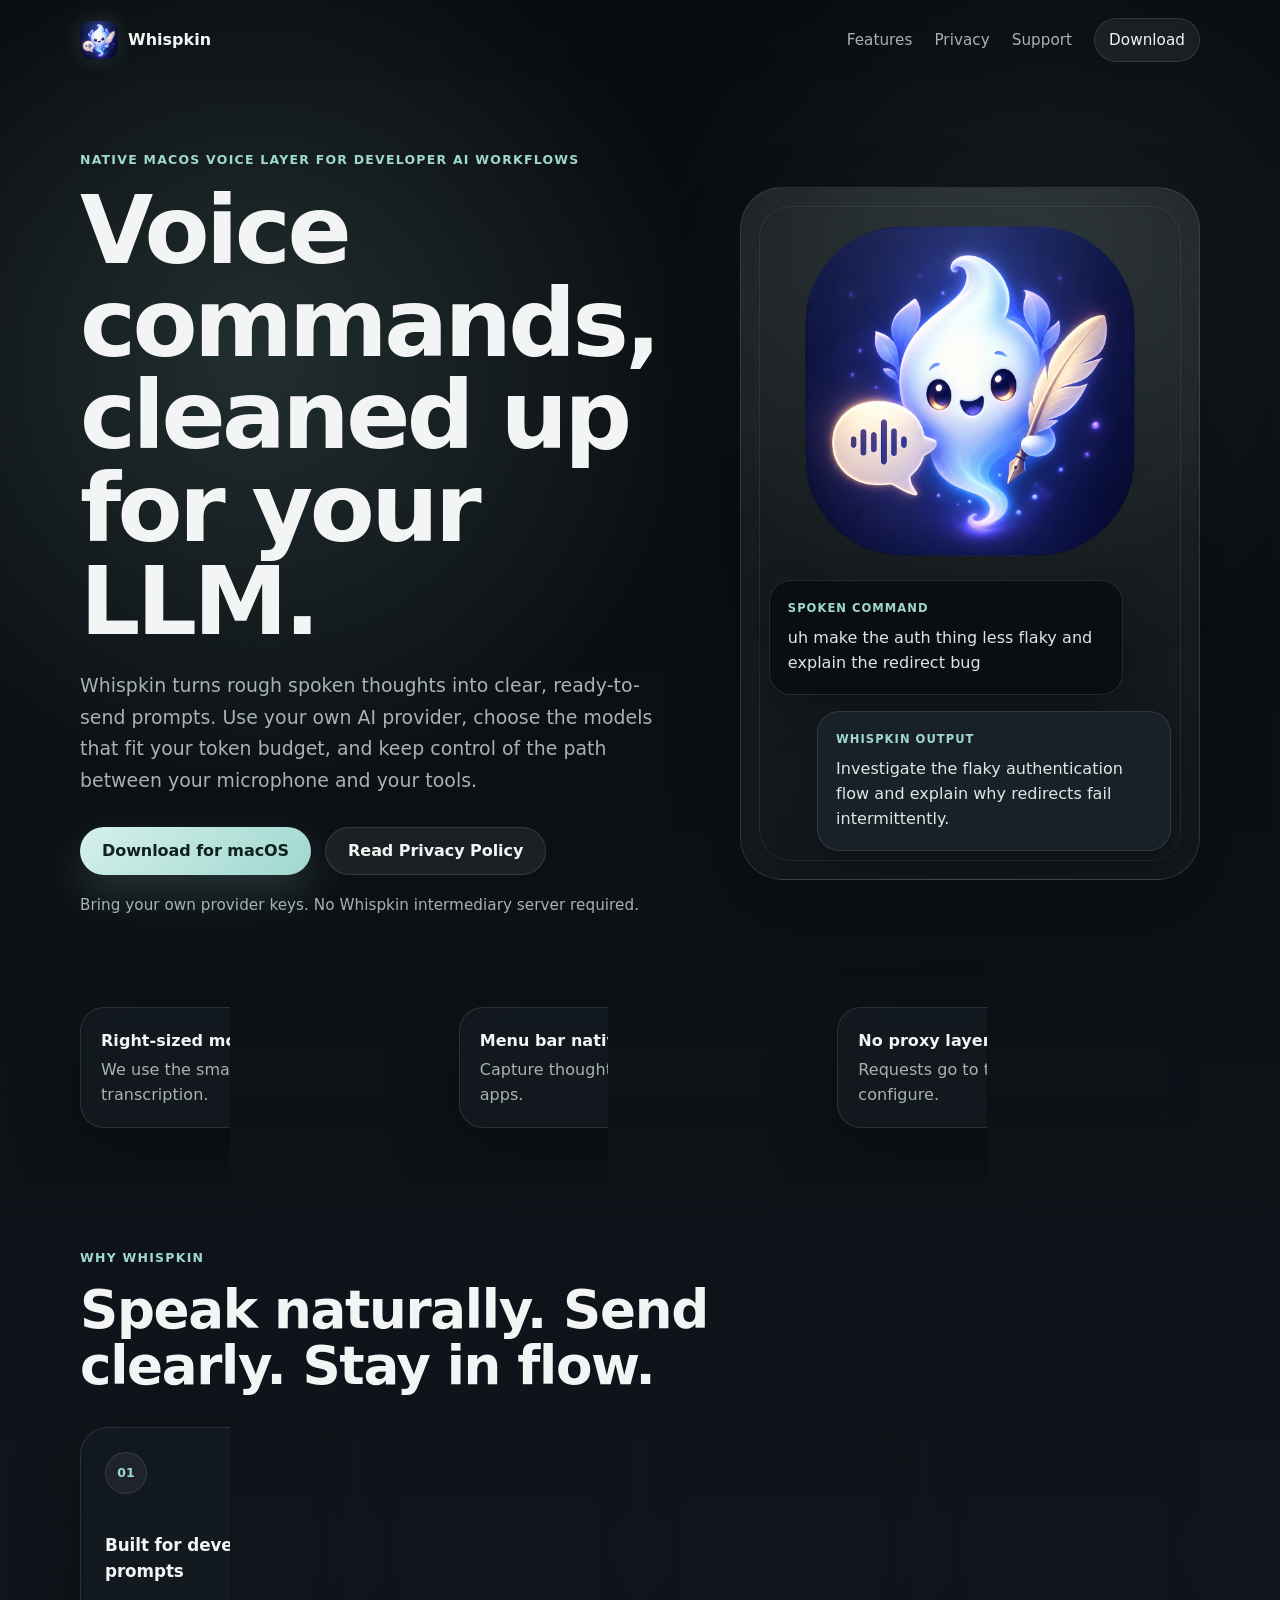
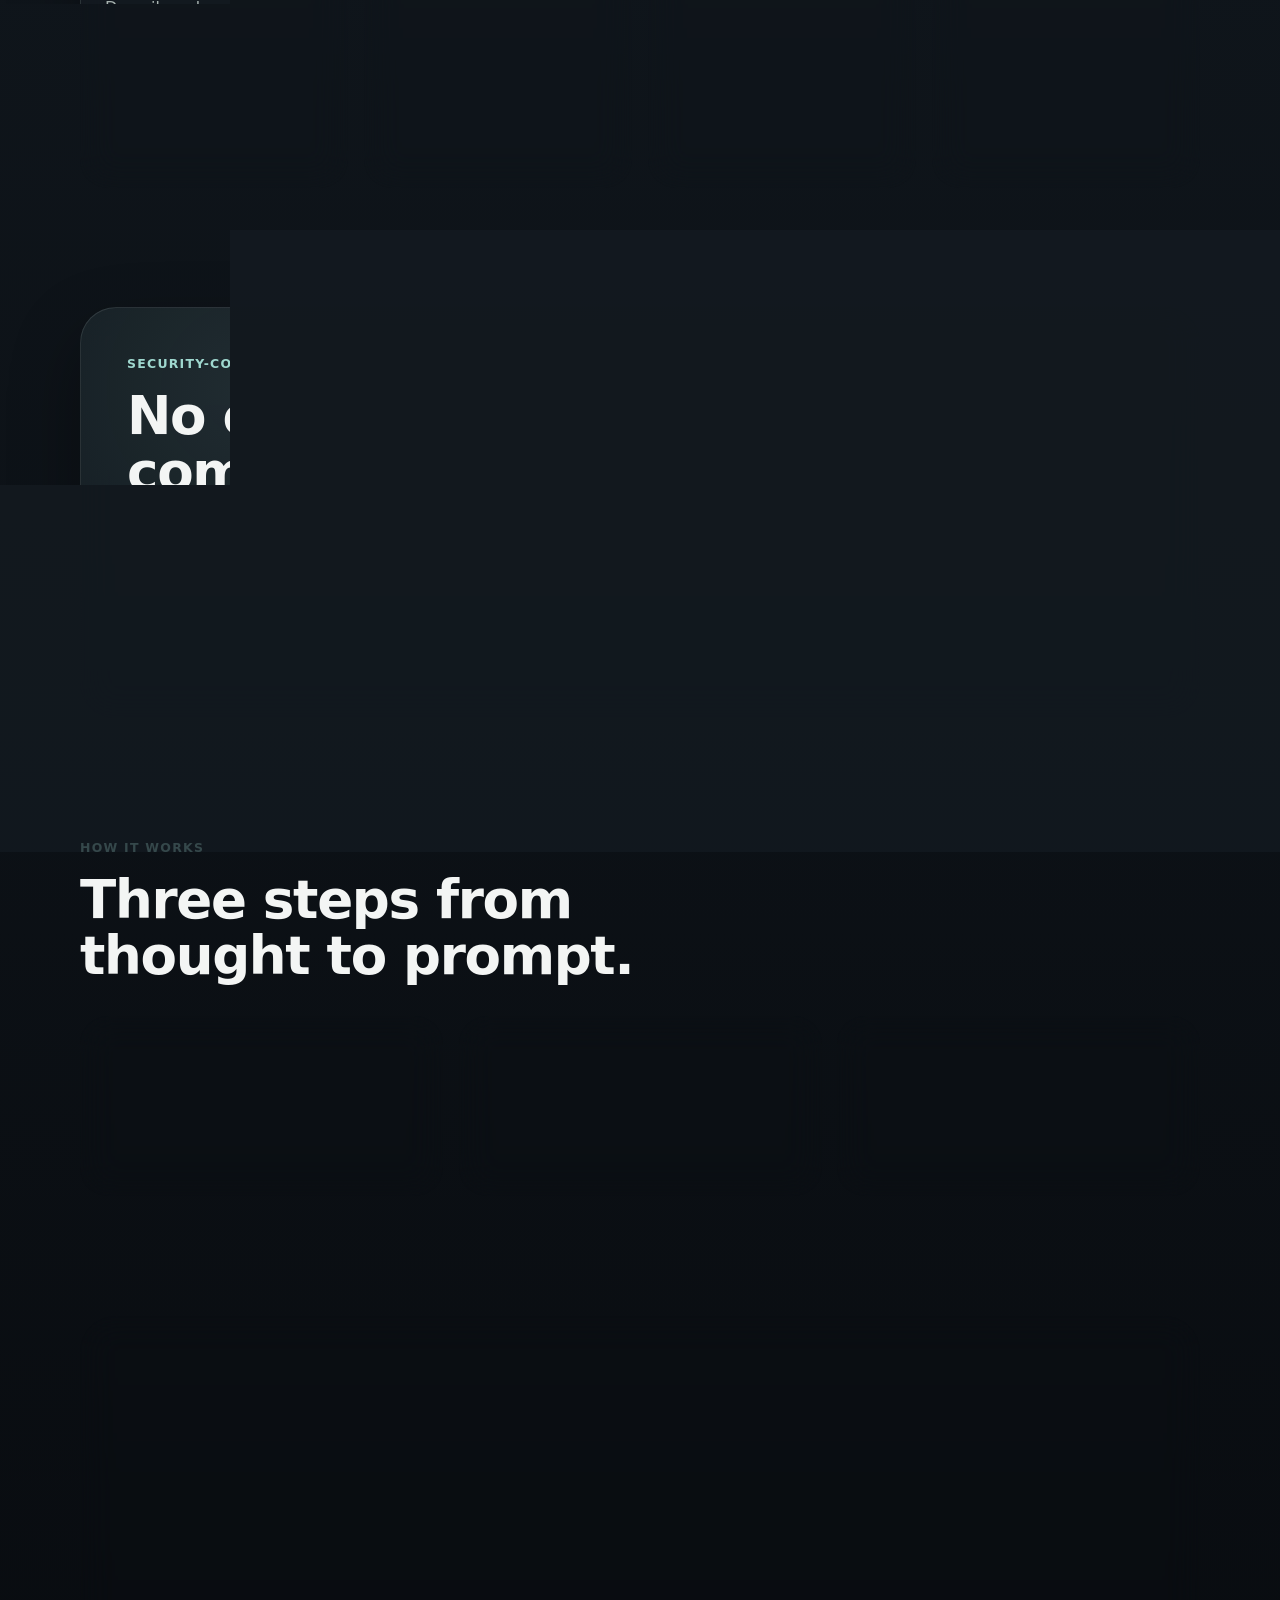
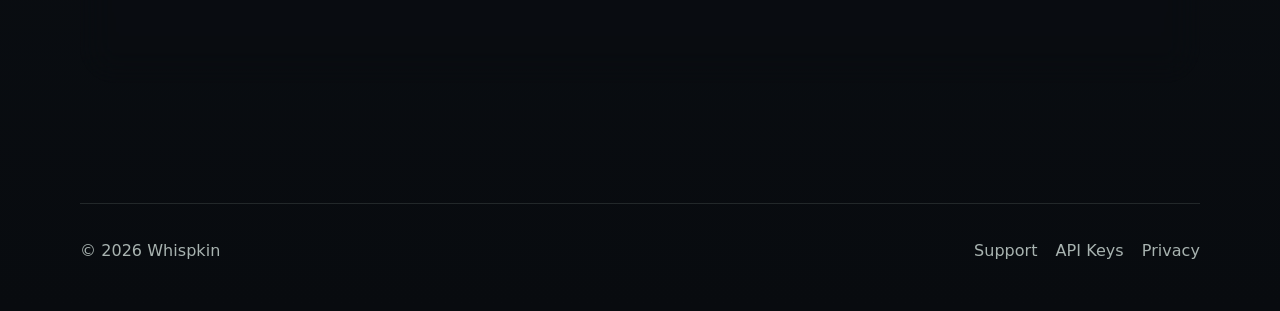
<file: index.html>
<!doctype html>
<html lang="en">
  <head>
    <meta charset="utf-8" />
    <meta name="viewport" content="width=device-width, initial-scale=1" />
    <title>Whispkin - Voice commands, cleaned up for your LLM</title>
    <meta
      name="description"
      content="Whispkin is a native macOS voice command companion for developers who want AI-cleaned prompts without an extra hosted assistant layer."
    />
    <link rel="icon" type="image/png" sizes="32x32" href="assets/favicon.png" />
    <link rel="stylesheet" href="styles.css" />
  </head>
  <body>
    <header class="site-header">
      <a class="brand" href="index.html" aria-label="Whispkin home">
        <img src="assets/AppIcon-1024.png" alt="Whispkin logo" />
        <span>Whispkin</span>
      </a>
      <nav aria-label="Primary navigation">
        <a href="#features">Features</a>
        <a href="#privacy">Privacy</a>
        <a href="support.html">Support</a>
        <a class="nav-cta" href="https://apps.apple.com/us/app/whispkin/id6783223321?mt=12">Download</a>
      </nav>
    </header>

    <main>
      <section class="hero">
        <div class="hero-copy">
          <p class="eyebrow">Native macOS voice layer for developer AI workflows</p>
          <h1>Voice commands, cleaned up for your LLM.</h1>
          <p class="hero-lede">
            Whispkin turns rough spoken thoughts into clear, ready-to-send prompts. Use your
            own AI provider, choose the models that fit your token budget, and keep control of the
            path between your microphone and your tools.
          </p>
          <div class="hero-actions" id="download">
            <a class="button primary" href="https://apps.apple.com/us/app/whispkin/id6783223321?mt=12">Download for macOS</a>
            <a class="button secondary" href="privacy.html">Read Privacy Policy</a>
          </div>
          <p class="note">Bring your own provider keys. No Whispkin intermediary server required.</p>
        </div>

        <div class="hero-card" aria-label="Whispkin workflow preview">
          <div class="orb-wrap">
            <img src="assets/AppIcon-1024.png" alt="Whispkin logo" />
          </div>
          <div class="prompt-card raw">
            <span>Spoken command</span>
            <p>uh make the auth thing less flaky and explain the redirect bug</p>
          </div>
          <div class="prompt-card clean">
            <span>Whispkin output</span>
            <p>Investigate the flaky authentication flow and explain why redirects fail intermittently.</p>
          </div>
        </div>
      </section>

      <section class="trust-strip" aria-label="Product highlights">
        <div>
          <strong>Right-sized models</strong>
          <span>We use the smallest capable model for transcription.</span>
        </div>
        <div>
          <strong>Menu bar native</strong>
          <span>Capture thoughts without switching apps.</span>
        </div>
        <div>
          <strong>No proxy layer</strong>
          <span>Requests go to the provider you configure.</span>
        </div>
      </section>

      <section class="section" id="features">
        <div class="section-heading">
          <p class="eyebrow">Why Whispkin</p>
          <h2>Speak naturally. Send clearly. Stay in flow.</h2>
        </div>
        <div class="feature-grid">
          <article class="feature-card">
            <span class="icon">01</span>
            <h3>Built for developer prompts</h3>
            <p>
              Describe a bug, outline a refactor, draft a terminal command, or shape an LLM prompt
              without dictating every comma perfectly.
            </p>
          </article>
          <article class="feature-card">
            <span class="icon">02</span>
            <h3>Choose your AI path</h3>
            <p>
              Configure transcription and correction providers independently. Use smaller models
              for low-token cleanup or larger models when quality matters most.
            </p>
          </article>
          <article class="feature-card">
            <span class="icon">03</span>
            <h3>Works where your cursor is</h3>
            <p>
              Trigger Whispkin with a global hotkey and send cleaned text back to your active editor,
              chat window, terminal, or browser.
            </p>
          </article>
          <article class="feature-card">
            <span class="icon">04</span>
            <h3>Designed to reduce risk</h3>
            <p>
              Whispkin does not need to run an extra hosted assistant layer between your voice,
              code-adjacent prompts, and selected AI provider.
            </p>
          </article>
        </div>
      </section>

      <section class="split-section" id="privacy">
        <div>
          <p class="eyebrow">Security-conscious by design</p>
          <h2>No extra company in the middle.</h2>
        </div>
        <div class="split-copy">
          <p>
            Many AI tools add another hosted service between your machine and the model. Whispkin is
            designed around user-controlled providers, including bring-your-own API keys and future
            local model workflows, so you can tune quality, latency, and token use.
          </p>
          <p>
            Your chosen provider may still process audio and text under its own terms. Whispkin keeps
            that boundary clear instead of hiding it behind a bundled account.
          </p>
          <a class="text-link" href="privacy.html">Read the full privacy policy</a>
        </div>
      </section>

      <section class="workflow">
        <div class="section-heading">
          <p class="eyebrow">How it works</p>
          <h2>Three steps from thought to prompt.</h2>
        </div>
        <ol class="steps">
          <li>
            <span>1</span>
            <div>
              <h3>Press the hotkey</h3>
              <p>Start recording from any macOS app without breaking your current focus.</p>
            </div>
          </li>
          <li>
            <span>2</span>
            <div>
              <h3>Speak the rough version</h3>
              <p>Whispkin transcribes and cleans the command while preserving your intent.</p>
            </div>
          </li>
          <li>
            <span>3</span>
            <div>
              <h3>Send polished text</h3>
              <p>The cleaned prompt appears at your cursor or falls back to the clipboard.</p>
            </div>
          </li>
        </ol>
      </section>

      <section class="cta-panel">
        <p class="eyebrow">For developers building with AI every day</p>
        <h2>Make voice a practical interface for your LLM workflow.</h2>
        <div class="hero-actions">
          <a class="button primary" href="https://apps.apple.com/us/app/whispkin/id6783223321?mt=12">Download for macOS</a>
          <a class="button secondary" href="support.html">Get Support</a>
        </div>
      </section>
    </main>

    <footer class="site-footer">
      <span>© 2026 Whispkin</span>
      <div>
        <a href="support.html">Support</a>
        <a href="api-keys.html">API Keys</a>
        <a href="privacy.html">Privacy</a>
      </div>
    </footer>
  </body>
</html>
</file>
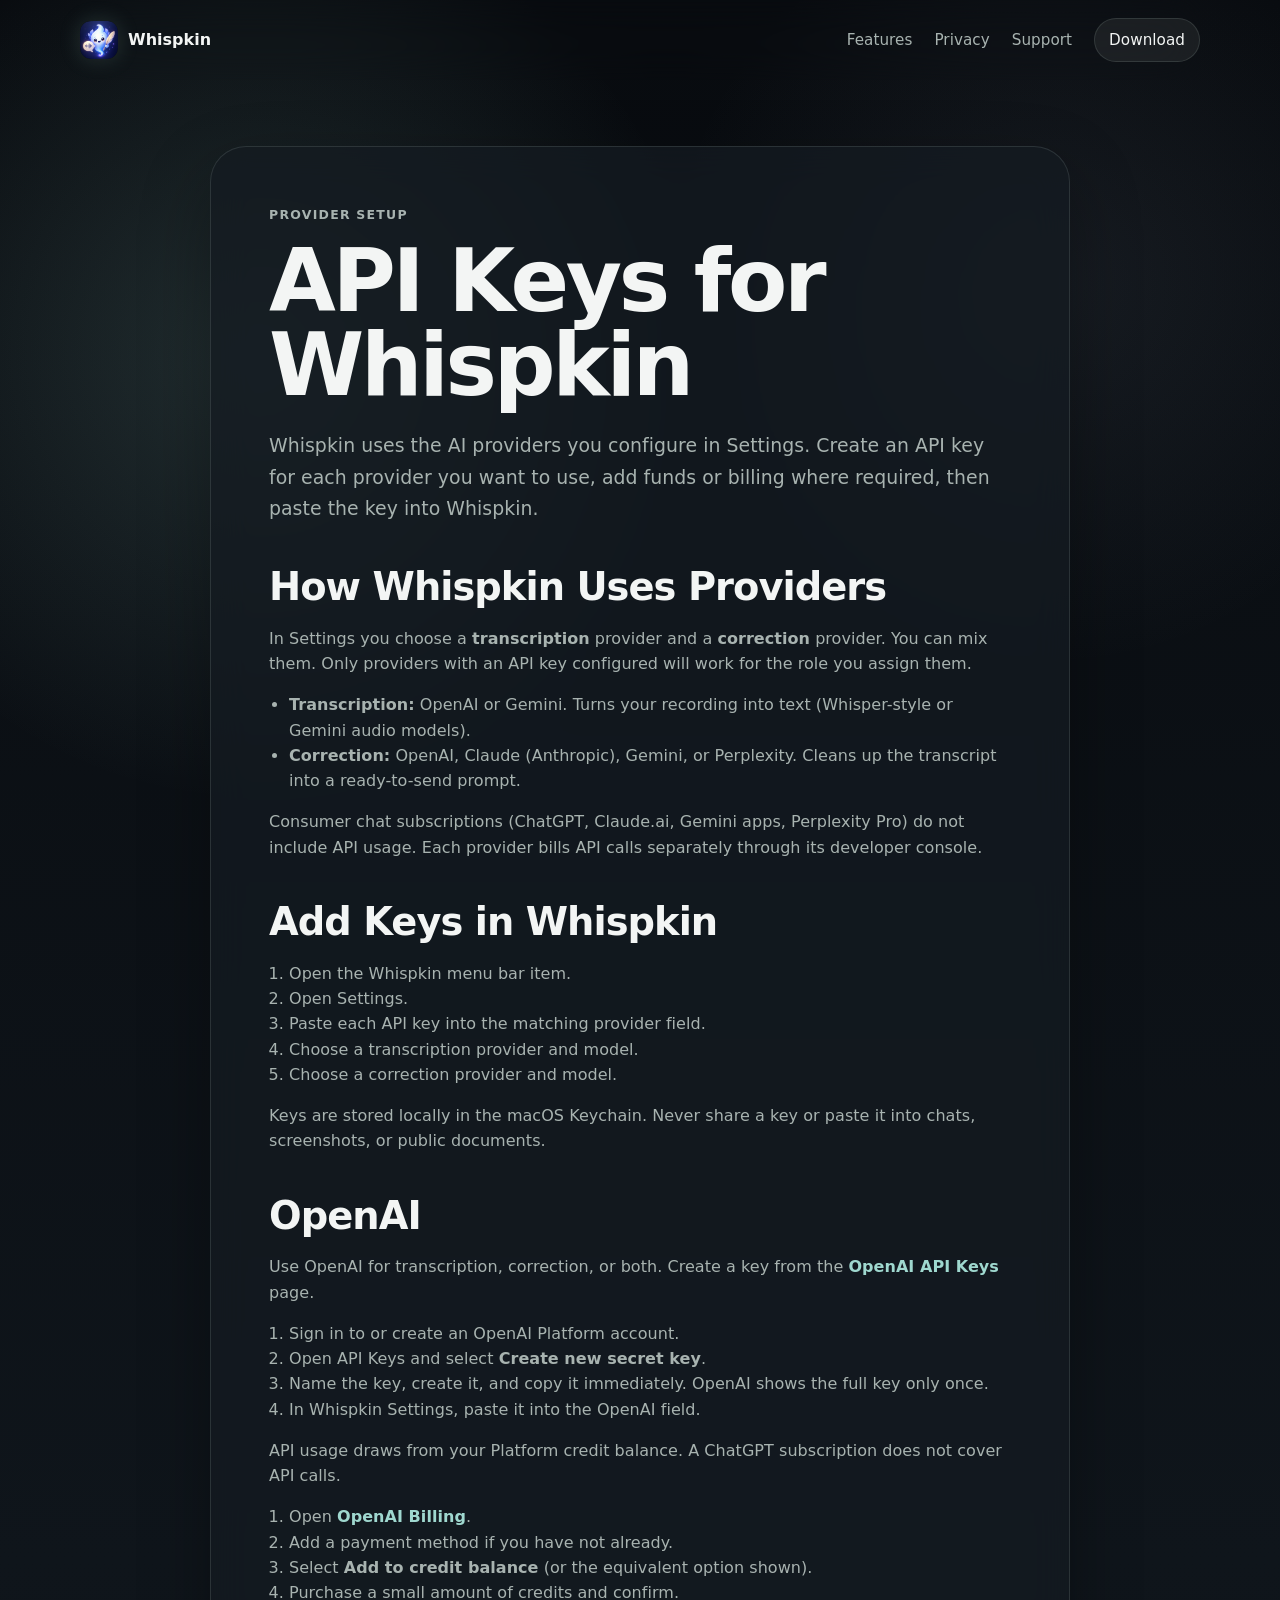
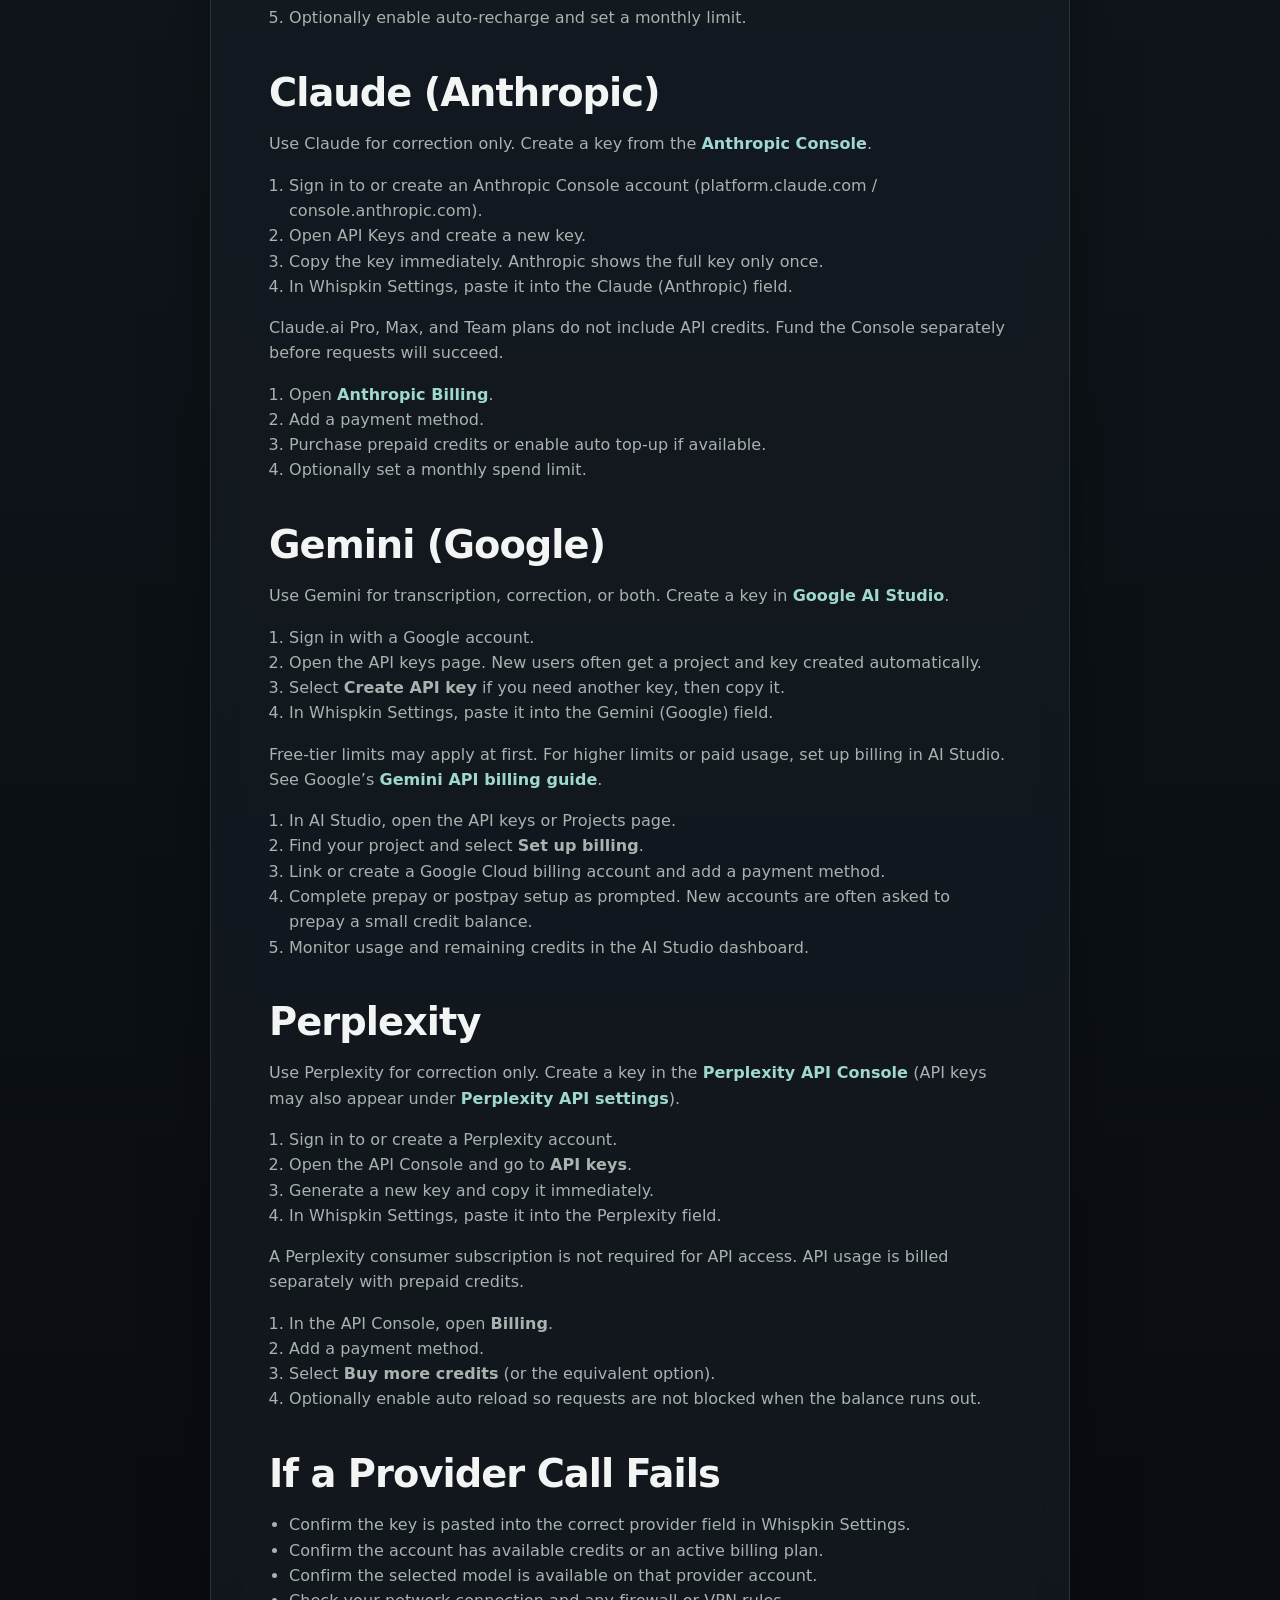
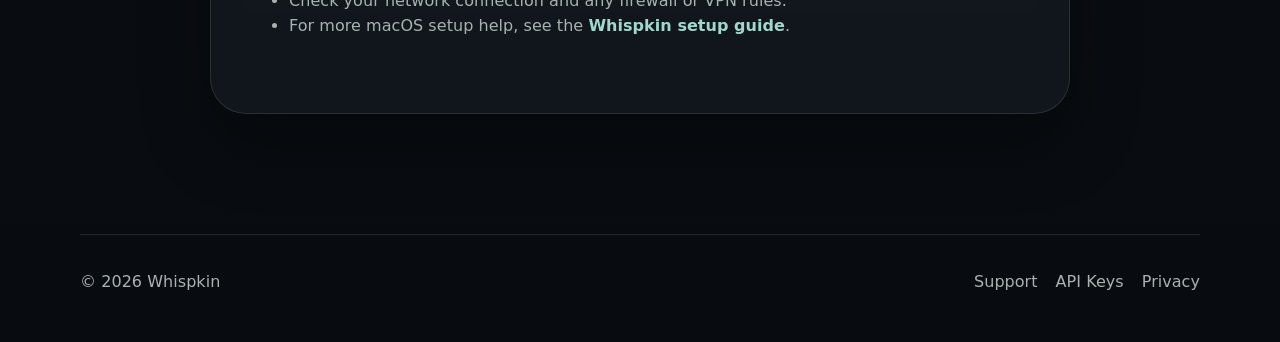
<file: api-keys.html>
<!doctype html>
<html lang="en">
  <head>
    <meta charset="utf-8" />
    <meta name="viewport" content="width=device-width, initial-scale=1" />
    <title>API Keys Setup - Whispkin</title>
    <meta
      name="description"
      content="Get and fund API keys for OpenAI, Claude, Gemini, and Perplexity so you can use them with Whispkin Settings."
    />
    <link rel="icon" type="image/png" sizes="32x32" href="assets/favicon.png" />
    <link rel="stylesheet" href="styles.css" />
  </head>
  <body>
    <header class="site-header">
      <a class="brand" href="index.html" aria-label="Whispkin home">
        <img src="assets/AppIcon-1024.png" alt="" />
        <span>Whispkin</span>
      </a>
      <nav aria-label="Primary navigation">
        <a href="index.html#features">Features</a>
        <a href="index.html#privacy">Privacy</a>
        <a href="support.html">Support</a>
        <a class="nav-cta" href="https://apps.apple.com/us/app/whispkin/id6783223321?mt=12">Download</a>
      </nav>
    </header>

    <main class="article-page">
      <p class="eyebrow">Provider Setup</p>
      <h1>API Keys for Whispkin</h1>
      <p class="lede">
        Whispkin uses the AI providers you configure in Settings. Create an API key for each
        provider you want to use, add funds or billing where required, then paste the key into
        Whispkin.
      </p>

      <h2>How Whispkin Uses Providers</h2>
      <p>
        In Settings you choose a <strong>transcription</strong> provider and a
        <strong>correction</strong> provider. You can mix them. Only providers with an API key
        configured will work for the role you assign them.
      </p>
      <ul>
        <li>
          <strong>Transcription:</strong> OpenAI or Gemini. Turns your recording into text
          (Whisper-style or Gemini audio models).
        </li>
        <li>
          <strong>Correction:</strong> OpenAI, Claude (Anthropic), Gemini, or Perplexity. Cleans up
          the transcript into a ready-to-send prompt.
        </li>
      </ul>
      <p>
        Consumer chat subscriptions (ChatGPT, Claude.ai, Gemini apps, Perplexity Pro) do not
        include API usage. Each provider bills API calls separately through its developer console.
      </p>

      <h2>Add Keys in Whispkin</h2>
      <ol>
        <li>Open the Whispkin menu bar item.</li>
        <li>Open Settings.</li>
        <li>Paste each API key into the matching provider field.</li>
        <li>Choose a transcription provider and model.</li>
        <li>Choose a correction provider and model.</li>
      </ol>
      <p>
        Keys are stored locally in the macOS Keychain. Never share a key or paste it into chats,
        screenshots, or public documents.
      </p>

      <h2 id="openai">OpenAI</h2>
      <p>
        Use OpenAI for transcription, correction, or both. Create a key from the
        <a href="https://platform.openai.com/api-keys">OpenAI API Keys</a> page.
      </p>
      <ol>
        <li>Sign in to or create an OpenAI Platform account.</li>
        <li>Open API Keys and select <strong>Create new secret key</strong>.</li>
        <li>Name the key, create it, and copy it immediately. OpenAI shows the full key only once.</li>
        <li>In Whispkin Settings, paste it into the OpenAI field.</li>
      </ol>
      <p>
        API usage draws from your Platform credit balance. A ChatGPT subscription does not cover
        API calls.
      </p>
      <ol>
        <li>
          Open
          <a href="https://platform.openai.com/settings/organization/billing/overview">OpenAI Billing</a>.
        </li>
        <li>Add a payment method if you have not already.</li>
        <li>Select <strong>Add to credit balance</strong> (or the equivalent option shown).</li>
        <li>Purchase a small amount of credits and confirm.</li>
        <li>Optionally enable auto-recharge and set a monthly limit.</li>
      </ol>

      <h2 id="claude">Claude (Anthropic)</h2>
      <p>
        Use Claude for correction only. Create a key from the
        <a href="https://console.anthropic.com/settings/keys">Anthropic Console</a>.
      </p>
      <ol>
        <li>Sign in to or create an Anthropic Console account (platform.claude.com / console.anthropic.com).</li>
        <li>Open API Keys and create a new key.</li>
        <li>Copy the key immediately. Anthropic shows the full key only once.</li>
        <li>In Whispkin Settings, paste it into the Claude (Anthropic) field.</li>
      </ol>
      <p>
        Claude.ai Pro, Max, and Team plans do not include API credits. Fund the Console separately
        before requests will succeed.
      </p>
      <ol>
        <li>
          Open
          <a href="https://console.anthropic.com/settings/billing">Anthropic Billing</a>.
        </li>
        <li>Add a payment method.</li>
        <li>Purchase prepaid credits or enable auto top-up if available.</li>
        <li>Optionally set a monthly spend limit.</li>
      </ol>

      <h2 id="gemini">Gemini (Google)</h2>
      <p>
        Use Gemini for transcription, correction, or both. Create a key in
        <a href="https://aistudio.google.com/app/apikey">Google AI Studio</a>.
      </p>
      <ol>
        <li>Sign in with a Google account.</li>
        <li>Open the API keys page. New users often get a project and key created automatically.</li>
        <li>Select <strong>Create API key</strong> if you need another key, then copy it.</li>
        <li>In Whispkin Settings, paste it into the Gemini (Google) field.</li>
      </ol>
      <p>
        Free-tier limits may apply at first. For higher limits or paid usage, set up billing in AI
        Studio. See Google’s
        <a href="https://ai.google.dev/gemini-api/docs/billing">Gemini API billing guide</a>.
      </p>
      <ol>
        <li>In AI Studio, open the API keys or Projects page.</li>
        <li>Find your project and select <strong>Set up billing</strong>.</li>
        <li>Link or create a Google Cloud billing account and add a payment method.</li>
        <li>
          Complete prepay or postpay setup as prompted. New accounts are often asked to prepay a
          small credit balance.
        </li>
        <li>Monitor usage and remaining credits in the AI Studio dashboard.</li>
      </ol>

      <h2 id="perplexity">Perplexity</h2>
      <p>
        Use Perplexity for correction only. Create a key in the
        <a href="https://console.perplexity.ai/">Perplexity API Console</a>
        (API keys may also appear under
        <a href="https://www.perplexity.ai/settings/api">Perplexity API settings</a>).
      </p>
      <ol>
        <li>Sign in to or create a Perplexity account.</li>
        <li>Open the API Console and go to <strong>API keys</strong>.</li>
        <li>Generate a new key and copy it immediately.</li>
        <li>In Whispkin Settings, paste it into the Perplexity field.</li>
      </ol>
      <p>
        A Perplexity consumer subscription is not required for API access. API usage is billed
        separately with prepaid credits.
      </p>
      <ol>
        <li>In the API Console, open <strong>Billing</strong>.</li>
        <li>Add a payment method.</li>
        <li>Select <strong>Buy more credits</strong> (or the equivalent option).</li>
        <li>Optionally enable auto reload so requests are not blocked when the balance runs out.</li>
      </ol>

      <h2>If a Provider Call Fails</h2>
      <ul>
        <li>Confirm the key is pasted into the correct provider field in Whispkin Settings.</li>
        <li>Confirm the account has available credits or an active billing plan.</li>
        <li>Confirm the selected model is available on that provider account.</li>
        <li>Check your network connection and any firewall or VPN rules.</li>
        <li>
          For more macOS setup help, see the
          <a href="support.html">Whispkin setup guide</a>.
        </li>
      </ul>
    </main>

    <footer class="site-footer">
      <span>© 2026 Whispkin</span>
      <div>
        <a href="support.html">Support</a>
        <a href="api-keys.html">API Keys</a>
        <a href="privacy.html">Privacy</a>
      </div>
    </footer>
  </body>
</html>
</file>
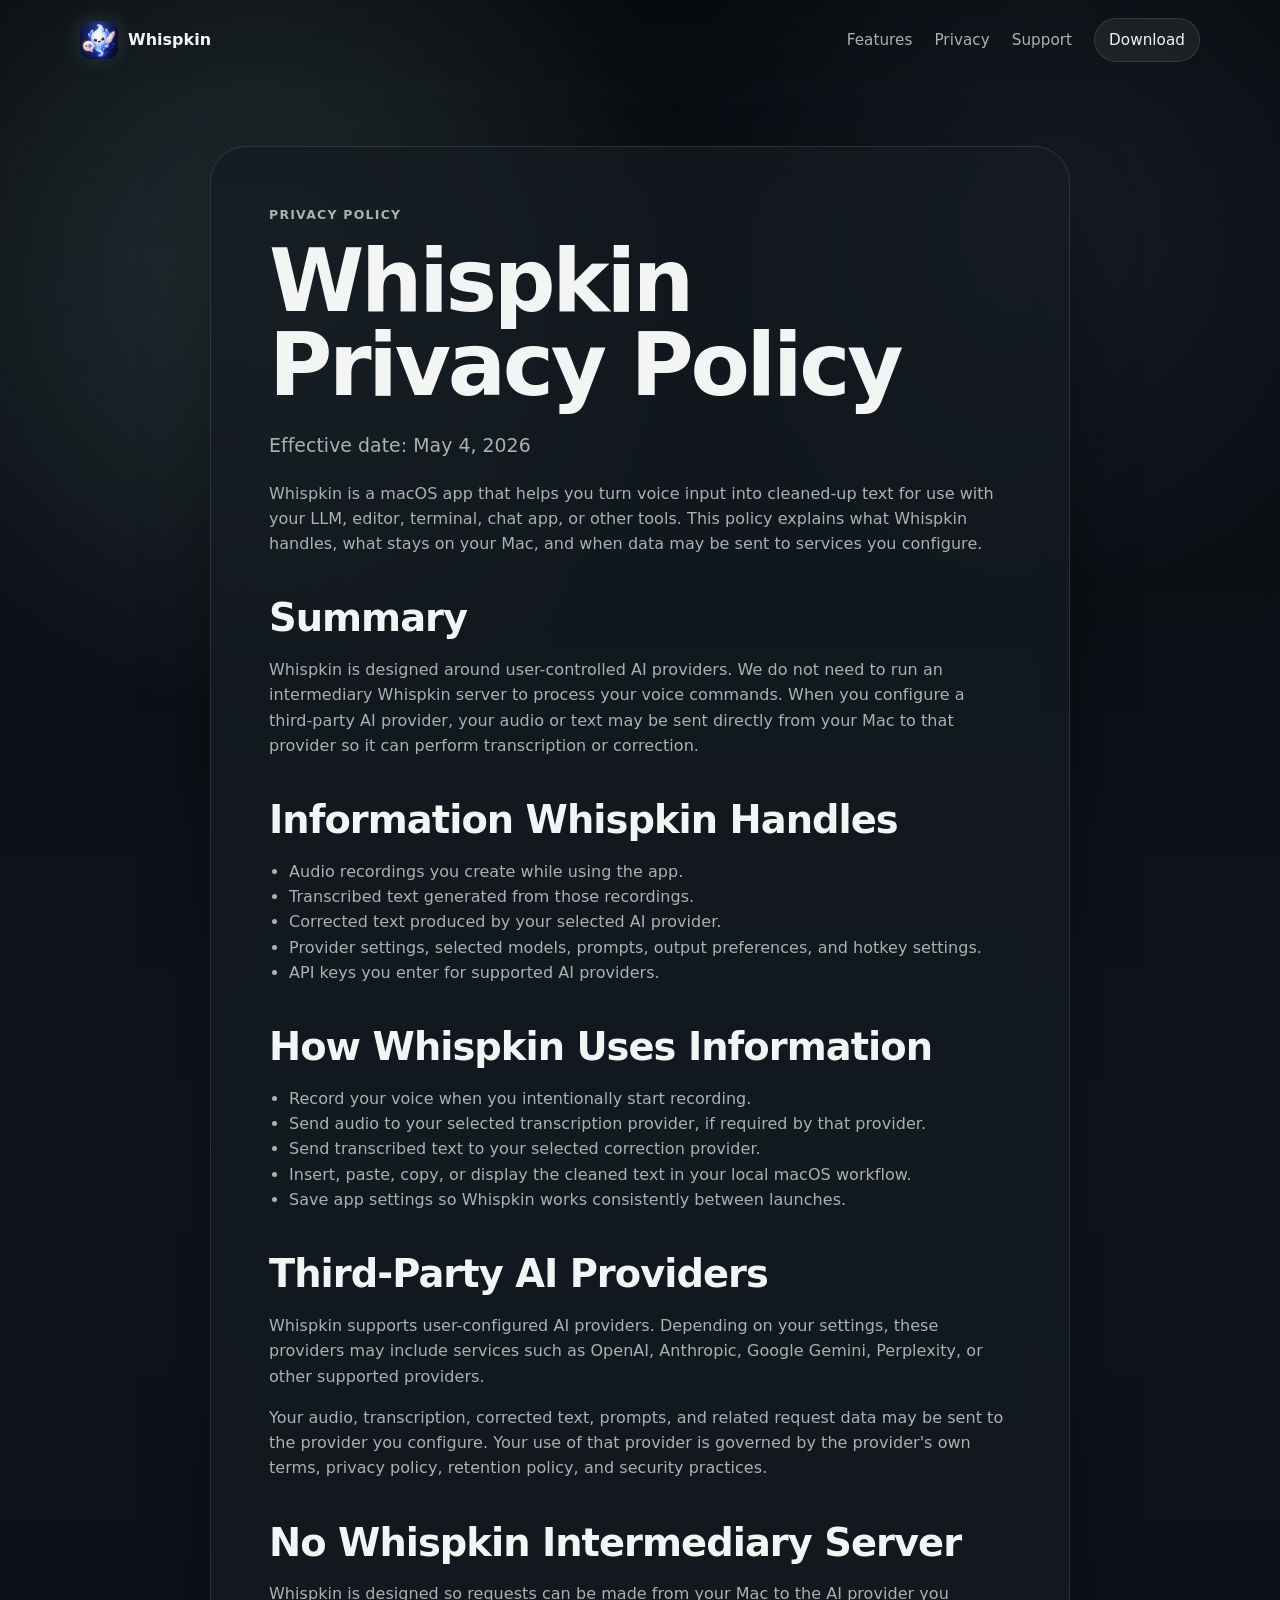
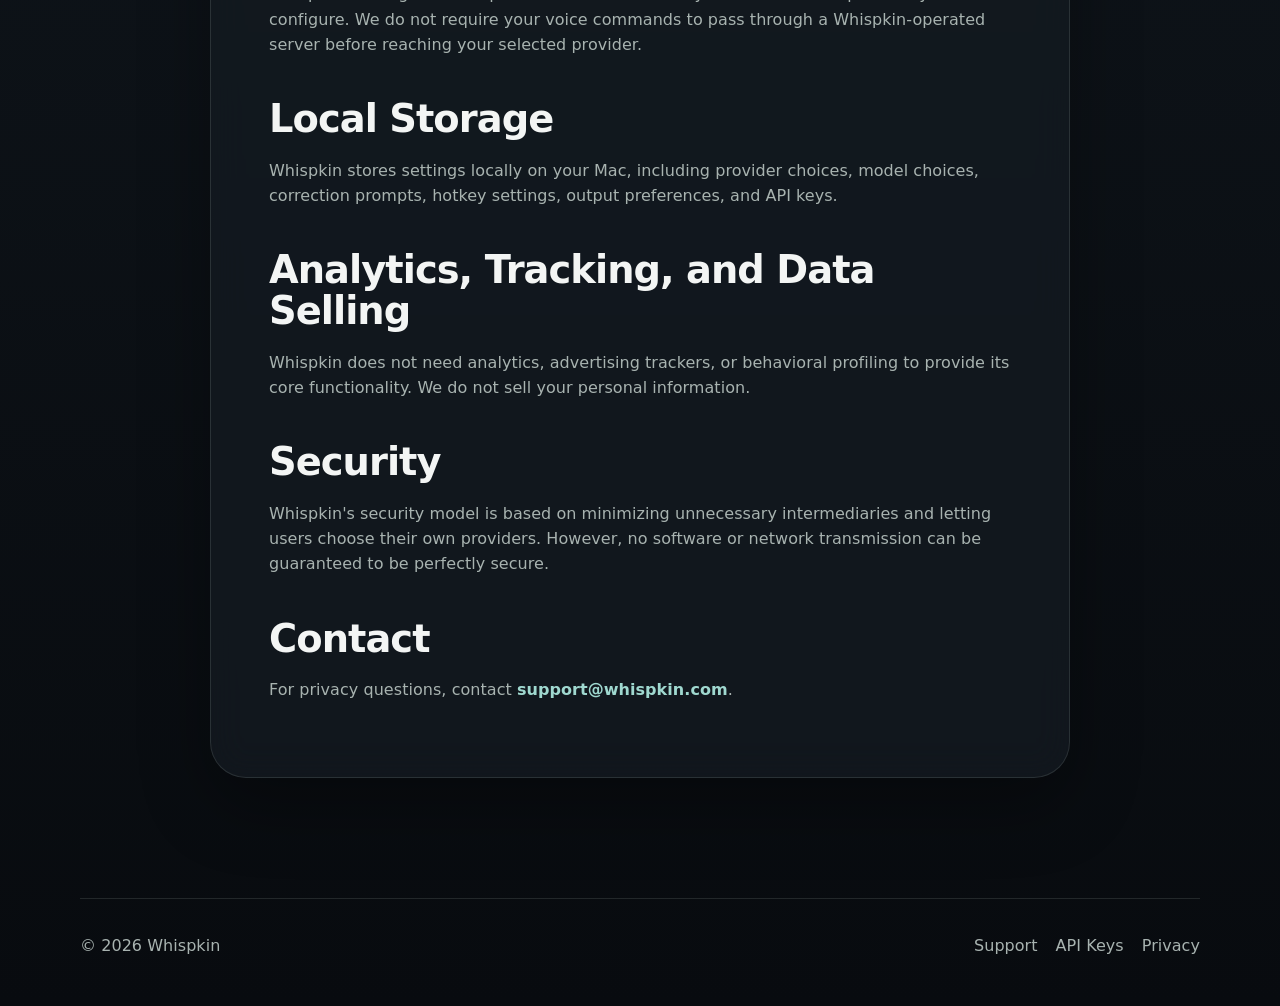
<file: privacy.html>
<!doctype html>
<html lang="en">
  <head>
    <meta charset="utf-8" />
    <meta name="viewport" content="width=device-width, initial-scale=1" />
    <title>Privacy Policy - Whispkin</title>
    <meta name="description" content="Whispkin privacy policy." />
    <link rel="icon" type="image/png" sizes="32x32" href="assets/favicon.png" />
    <link rel="stylesheet" href="styles.css" />
  </head>
  <body>
    <header class="site-header">
      <a class="brand" href="index.html" aria-label="Whispkin home">
        <img src="assets/AppIcon-1024.png" alt="" />
        <span>Whispkin</span>
      </a>
      <nav aria-label="Primary navigation">
        <a href="index.html#features">Features</a>
        <a href="index.html#privacy">Privacy</a>
        <a href="support.html">Support</a>
        <a class="nav-cta" href="https://apps.apple.com/us/app/whispkin/id6783223321?mt=12">Download</a>
      </nav>
    </header>

    <main class="article-page">
      <p class="eyebrow">Privacy Policy</p>
      <h1>Whispkin Privacy Policy</h1>
      <p class="lede">Effective date: May 4, 2026</p>
      <p>
        Whispkin is a macOS app that helps you turn voice input into cleaned-up text for use with your
        LLM, editor, terminal, chat app, or other tools. This policy explains what Whispkin handles,
        what stays on your Mac, and when data may be sent to services you configure.
      </p>

      <h2>Summary</h2>
      <p>
        Whispkin is designed around user-controlled AI providers. We do not need to run an
        intermediary Whispkin server to process your voice commands. When you configure a third-party
        AI provider, your audio or text may be sent directly from your Mac to that provider so it can
        perform transcription or correction.
      </p>

      <h2>Information Whispkin Handles</h2>
      <ul>
        <li>Audio recordings you create while using the app.</li>
        <li>Transcribed text generated from those recordings.</li>
        <li>Corrected text produced by your selected AI provider.</li>
        <li>Provider settings, selected models, prompts, output preferences, and hotkey settings.</li>
        <li>API keys you enter for supported AI providers.</li>
      </ul>

      <h2>How Whispkin Uses Information</h2>
      <ul>
        <li>Record your voice when you intentionally start recording.</li>
        <li>Send audio to your selected transcription provider, if required by that provider.</li>
        <li>Send transcribed text to your selected correction provider.</li>
        <li>Insert, paste, copy, or display the cleaned text in your local macOS workflow.</li>
        <li>Save app settings so Whispkin works consistently between launches.</li>
      </ul>

      <h2>Third-Party AI Providers</h2>
      <p>
        Whispkin supports user-configured AI providers. Depending on your settings, these providers
        may include services such as OpenAI, Anthropic, Google Gemini, Perplexity, or other supported
        providers.
      </p>
      <p>
        Your audio, transcription, corrected text, prompts, and related request data may be sent to
        the provider you configure. Your use of that provider is governed by the provider's own
        terms, privacy policy, retention policy, and security practices.
      </p>

      <h2>No Whispkin Intermediary Server</h2>
      <p>
        Whispkin is designed so requests can be made from your Mac to the AI provider you configure.
        We do not require your voice commands to pass through a Whispkin-operated server before
        reaching your selected provider.
      </p>

      <h2>Local Storage</h2>
      <p>
        Whispkin stores settings locally on your Mac, including provider choices, model choices,
        correction prompts, hotkey settings, output preferences, and API keys.
      </p>

      <h2>Analytics, Tracking, and Data Selling</h2>
      <p>
        Whispkin does not need analytics, advertising trackers, or behavioral profiling to provide its
        core functionality. We do not sell your personal information.
      </p>

      <h2>Security</h2>
      <p>
        Whispkin's security model is based on minimizing unnecessary intermediaries and letting users
        choose their own providers. However, no software or network transmission can be guaranteed to
        be perfectly secure.
      </p>

      <h2>Contact</h2>
      <p>
        For privacy questions, contact
        <a href="mailto:support@whispkin.com">support@whispkin.com</a>.
      </p>
    </main>

    <footer class="site-footer">
      <span>© 2026 Whispkin</span>
      <div>
        <a href="support.html">Support</a>
        <a href="api-keys.html">API Keys</a>
        <a href="privacy.html">Privacy</a>
      </div>
    </footer>
  </body>
</html>
</file>
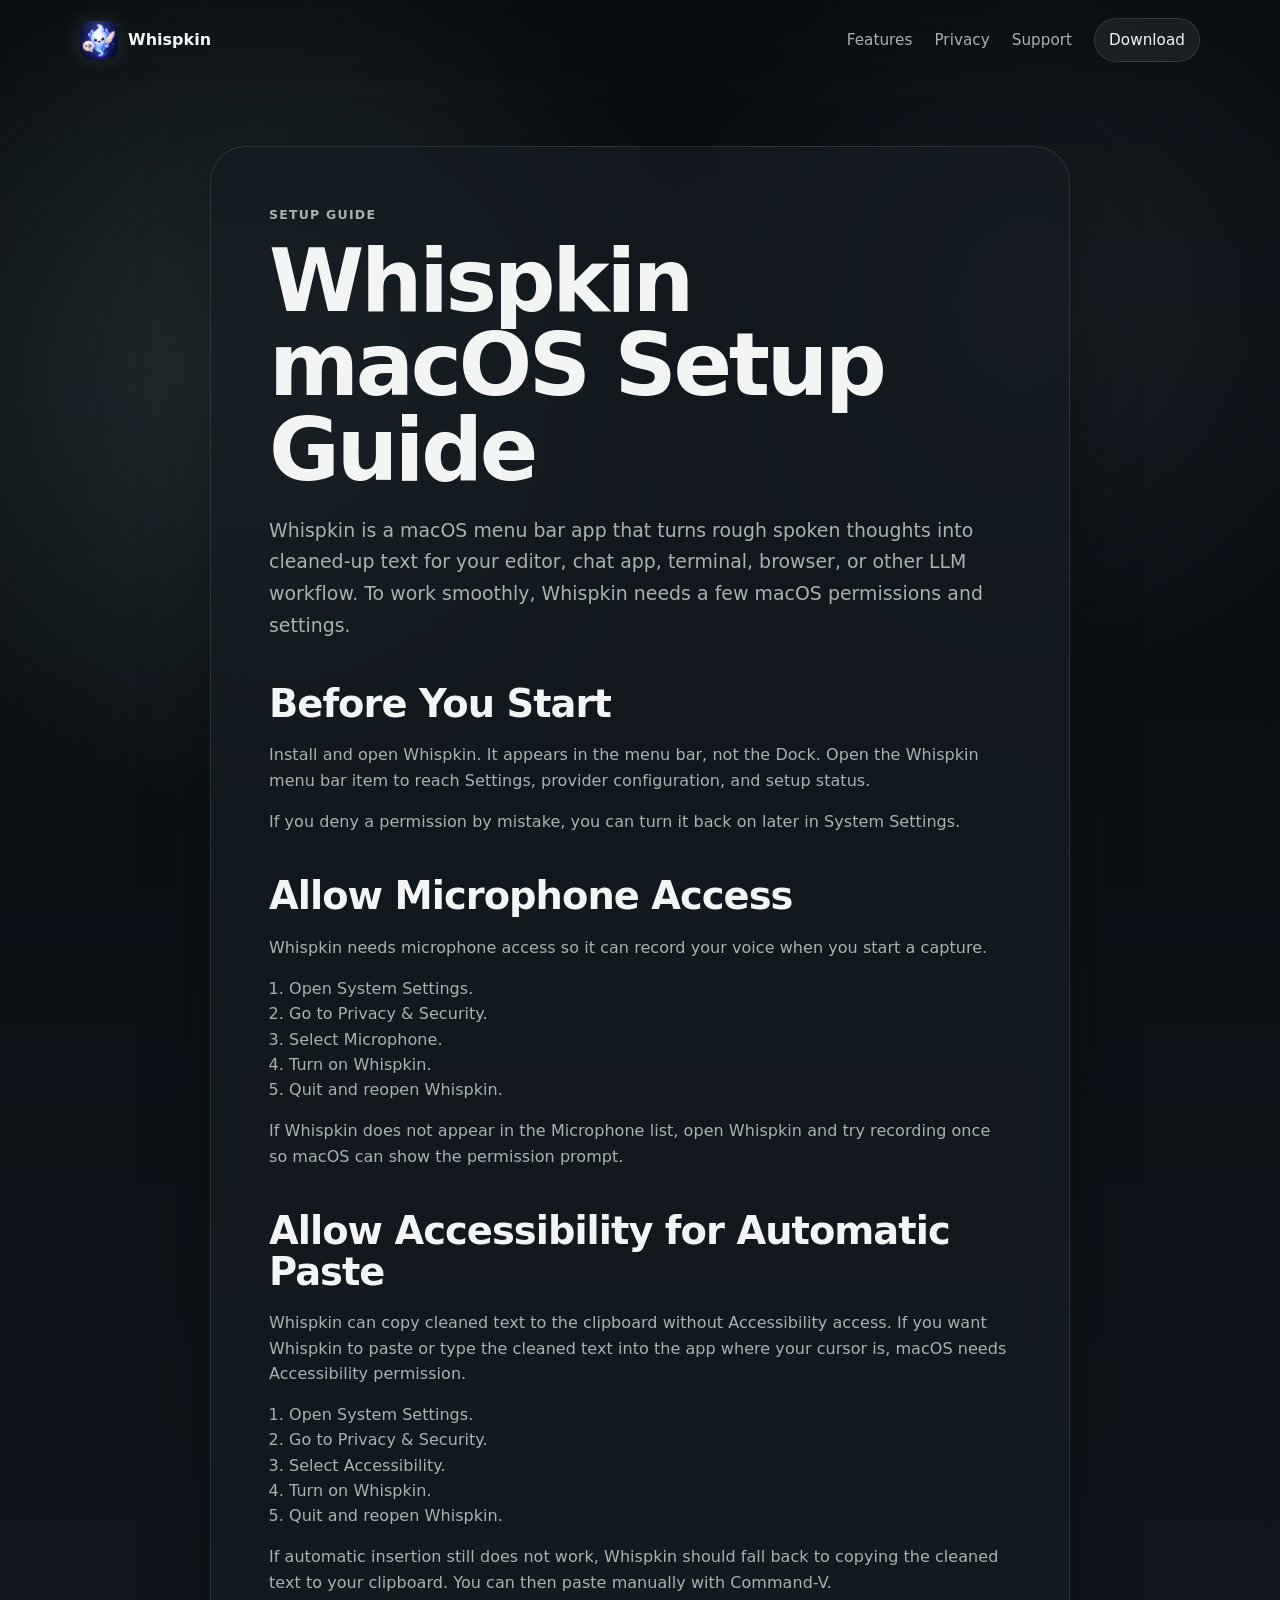
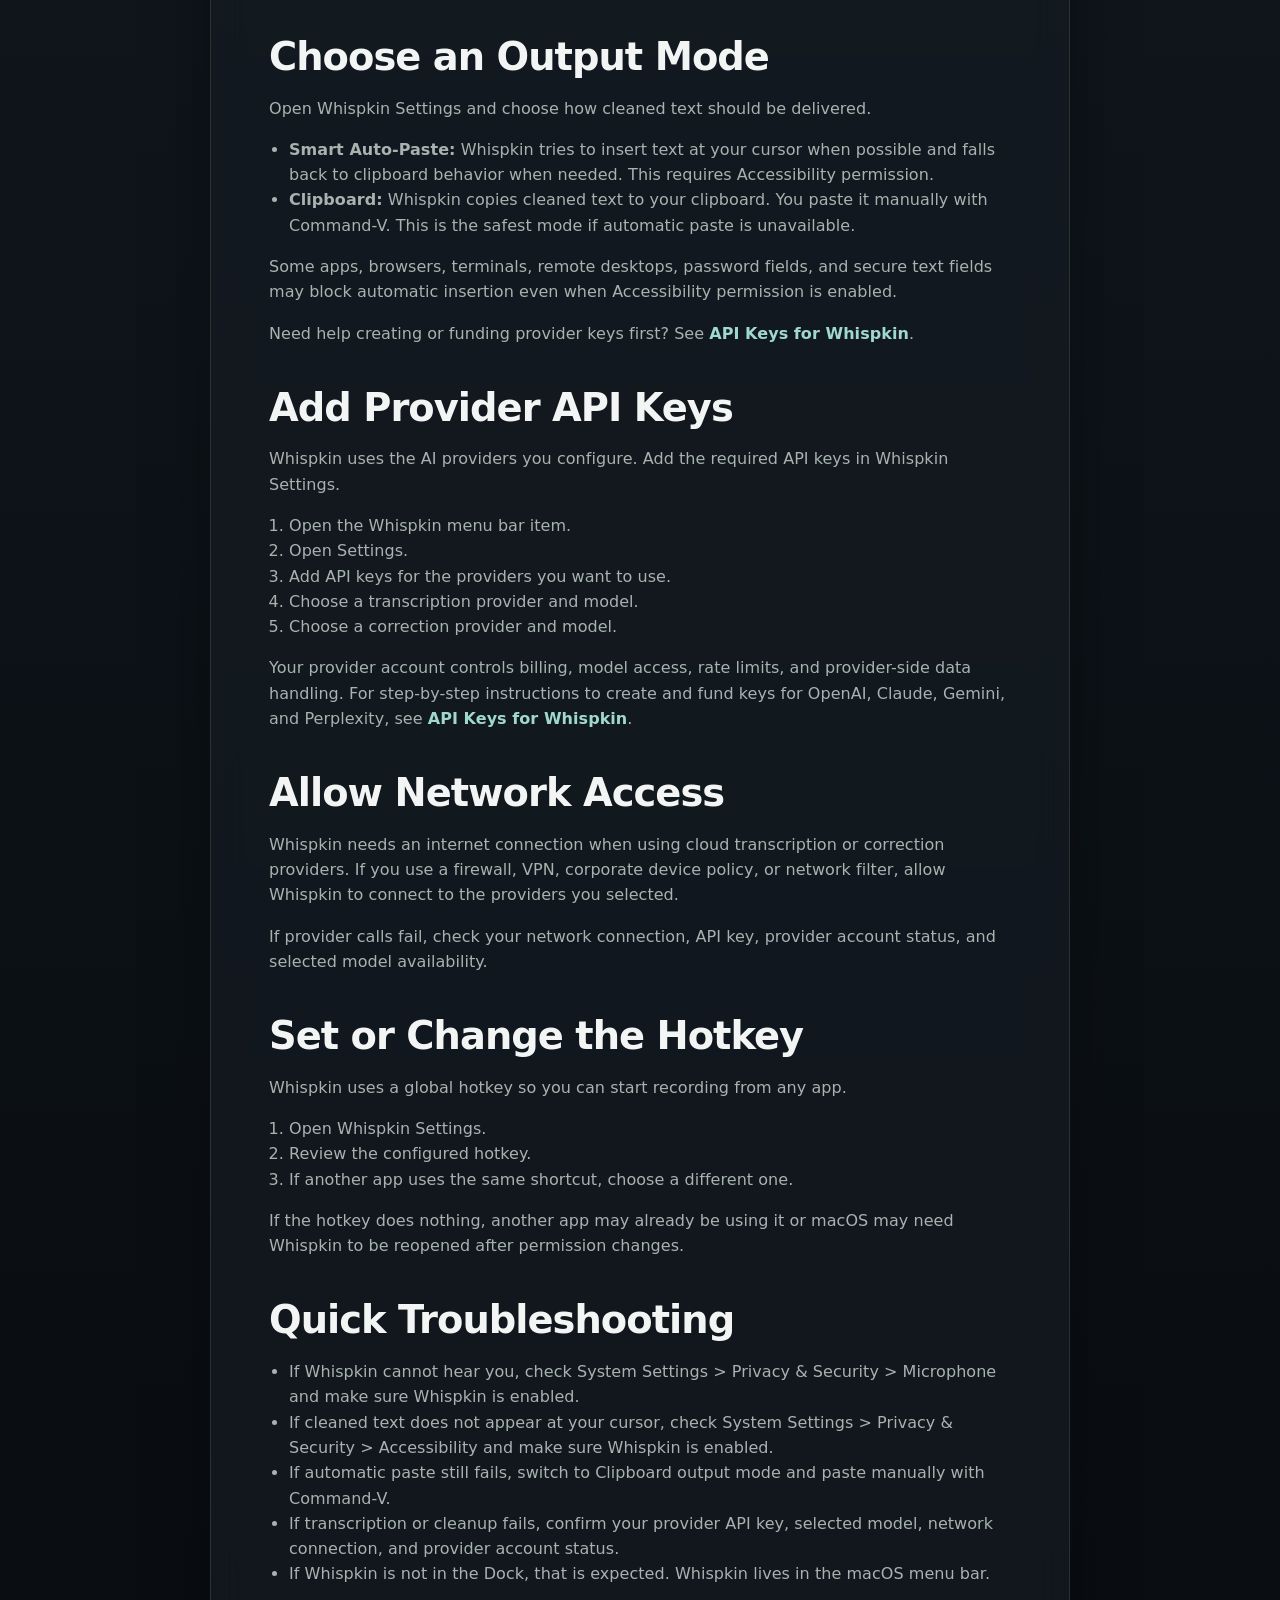
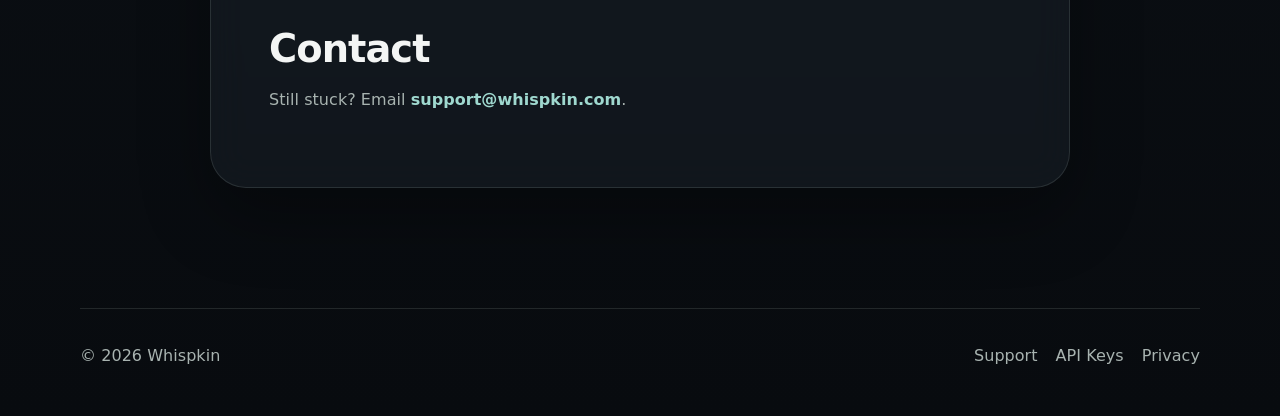
<file: support.html>
<!doctype html>
<html lang="en">
  <head>
    <meta charset="utf-8" />
    <meta name="viewport" content="width=device-width, initial-scale=1" />
    <title>Support - Whispkin</title>
    <meta name="description" content="macOS setup guide for Whispkin permissions, providers, output modes, and troubleshooting." />
    <link rel="icon" type="image/png" sizes="32x32" href="assets/favicon.png" />
    <link rel="stylesheet" href="styles.css" />
  </head>
  <body>
    <header class="site-header">
      <a class="brand" href="index.html" aria-label="Whispkin home">
        <img src="assets/AppIcon-1024.png" alt="" />
        <span>Whispkin</span>
      </a>
      <nav aria-label="Primary navigation">
        <a href="index.html#features">Features</a>
        <a href="index.html#privacy">Privacy</a>
        <a href="support.html">Support</a>
        <a class="nav-cta" href="https://apps.apple.com/us/app/whispkin/id6783223321?mt=12">Download</a>
      </nav>
    </header>

    <main class="article-page">
      <p class="eyebrow">Setup Guide</p>
      <h1>Whispkin macOS Setup Guide</h1>
      <p class="lede">
        Whispkin is a macOS menu bar app that turns rough spoken thoughts into cleaned-up text for
        your editor, chat app, terminal, browser, or other LLM workflow. To work smoothly, Whispkin
        needs a few macOS permissions and settings.
      </p>

      <h2>Before You Start</h2>
      <p>
        Install and open Whispkin. It appears in the menu bar, not the Dock. Open the Whispkin menu
        bar item to reach Settings, provider configuration, and setup status.
      </p>
      <p>If you deny a permission by mistake, you can turn it back on later in System Settings.</p>

      <h2>Allow Microphone Access</h2>
      <p>Whispkin needs microphone access so it can record your voice when you start a capture.</p>
      <ol>
        <li>Open System Settings.</li>
        <li>Go to Privacy &amp; Security.</li>
        <li>Select Microphone.</li>
        <li>Turn on Whispkin.</li>
        <li>Quit and reopen Whispkin.</li>
      </ol>
      <p>
        If Whispkin does not appear in the Microphone list, open Whispkin and try recording once so
        macOS can show the permission prompt.
      </p>

      <h2>Allow Accessibility for Automatic Paste</h2>
      <p>
        Whispkin can copy cleaned text to the clipboard without Accessibility access. If you want
        Whispkin to paste or type the cleaned text into the app where your cursor is, macOS needs
        Accessibility permission.
      </p>
      <ol>
        <li>Open System Settings.</li>
        <li>Go to Privacy &amp; Security.</li>
        <li>Select Accessibility.</li>
        <li>Turn on Whispkin.</li>
        <li>Quit and reopen Whispkin.</li>
      </ol>
      <p>
        If automatic insertion still does not work, Whispkin should fall back to copying the cleaned
        text to your clipboard. You can then paste manually with Command-V.
      </p>

      <h2>Choose an Output Mode</h2>
      <p>Open Whispkin Settings and choose how cleaned text should be delivered.</p>
      <ul>
        <li>
          <strong>Smart Auto-Paste:</strong> Whispkin tries to insert text at your cursor when
          possible and falls back to clipboard behavior when needed. This requires Accessibility
          permission.
        </li>
        <li>
          <strong>Clipboard:</strong> Whispkin copies cleaned text to your clipboard. You paste it
          manually with Command-V. This is the safest mode if automatic paste is unavailable.
        </li>
      </ul>
      <p>
        Some apps, browsers, terminals, remote desktops, password fields, and secure text fields may
        block automatic insertion even when Accessibility permission is enabled.
      </p>

      <p>
        Need help creating or funding provider keys first? See
        <a href="api-keys.html">API Keys for Whispkin</a>.
      </p>

      <h2>Add Provider API Keys</h2>
      <p>Whispkin uses the AI providers you configure. Add the required API keys in Whispkin Settings.</p>
      <ol>
        <li>Open the Whispkin menu bar item.</li>
        <li>Open Settings.</li>
        <li>Add API keys for the providers you want to use.</li>
        <li>Choose a transcription provider and model.</li>
        <li>Choose a correction provider and model.</li>
      </ol>
      <p>
        Your provider account controls billing, model access, rate limits, and provider-side data
        handling. For step-by-step instructions to create and fund keys for OpenAI, Claude, Gemini,
        and Perplexity, see
        <a href="api-keys.html">API Keys for Whispkin</a>.
      </p>

      <h2>Allow Network Access</h2>
      <p>
        Whispkin needs an internet connection when using cloud transcription or correction providers.
        If you use a firewall, VPN, corporate device policy, or network filter, allow Whispkin to
        connect to the providers you selected.
      </p>
      <p>
        If provider calls fail, check your network connection, API key, provider account status, and
        selected model availability.
      </p>

      <h2>Set or Change the Hotkey</h2>
      <p>Whispkin uses a global hotkey so you can start recording from any app.</p>
      <ol>
        <li>Open Whispkin Settings.</li>
        <li>Review the configured hotkey.</li>
        <li>If another app uses the same shortcut, choose a different one.</li>
      </ol>
      <p>
        If the hotkey does nothing, another app may already be using it or macOS may need Whispkin to
        be reopened after permission changes.
      </p>

      <h2>Quick Troubleshooting</h2>
      <ul>
        <li>
          If Whispkin cannot hear you, check System Settings &gt; Privacy &amp; Security &gt;
          Microphone and make sure Whispkin is enabled.
        </li>
        <li>
          If cleaned text does not appear at your cursor, check System Settings &gt; Privacy &
          Security &gt; Accessibility and make sure Whispkin is enabled.
        </li>
        <li>
          If automatic paste still fails, switch to Clipboard output mode and paste manually with
          Command-V.
        </li>
        <li>
          If transcription or cleanup fails, confirm your provider API key, selected model, network
          connection, and provider account status.
        </li>
        <li>
          If Whispkin is not in the Dock, that is expected. Whispkin lives in the macOS menu bar.
        </li>
      </ul>

      <h2>Contact</h2>
      <p>
        Still stuck? Email
        <a href="mailto:support@whispkin.com">support@whispkin.com</a>.
      </p>
    </main>

    <footer class="site-footer">
      <span>© 2026 Whispkin</span>
      <div>
        <a href="support.html">Support</a>
        <a href="api-keys.html">API Keys</a>
        <a href="privacy.html">Privacy</a>
      </div>
    </footer>
  </body>
</html>
</file>
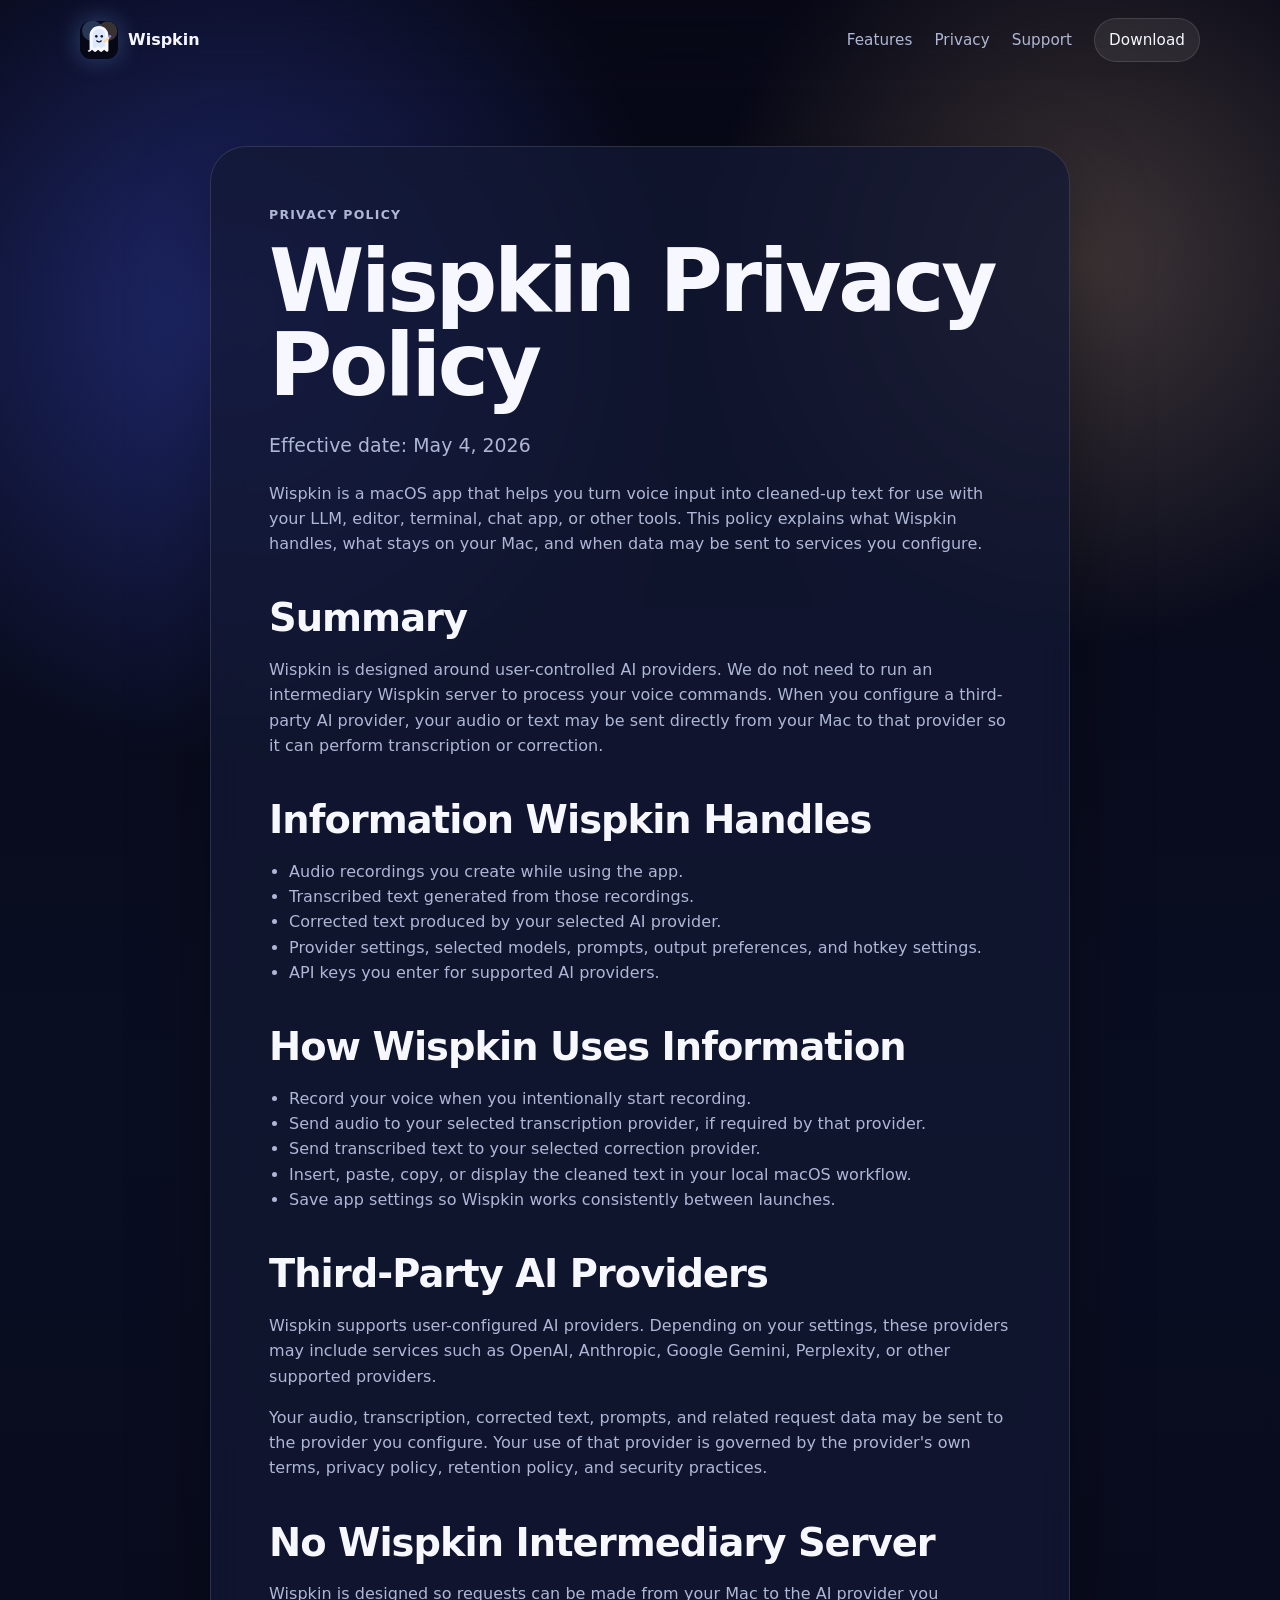
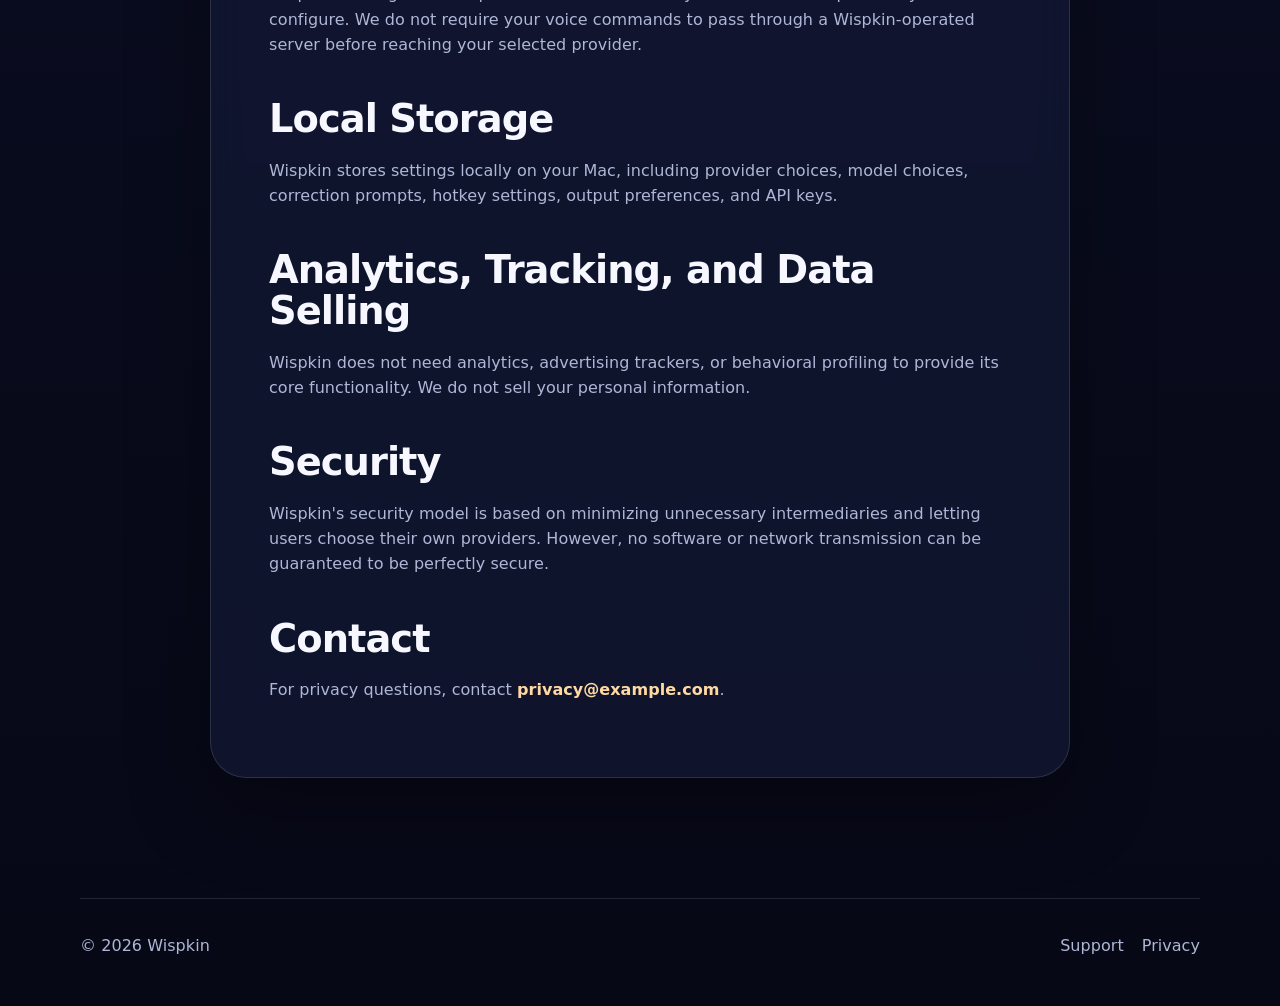
<file: docs/site/privacy.html>
<!doctype html>
<html lang="en">
  <head>
    <meta charset="utf-8" />
    <meta name="viewport" content="width=device-width, initial-scale=1" />
    <title>Privacy Policy - Wispkin</title>
    <meta name="description" content="Wispkin privacy policy." />
    <link rel="stylesheet" href="styles.css" />
  </head>
  <body>
    <header class="site-header">
      <a class="brand" href="index.html" aria-label="Wispkin home">
        <img src="assets/wispkin-logo.svg" alt="" />
        <span>Wispkin</span>
      </a>
      <nav aria-label="Primary navigation">
        <a href="index.html#features">Features</a>
        <a href="index.html#privacy">Privacy</a>
        <a href="support.html">Support</a>
        <a class="nav-cta" href="index.html#download">Download</a>
      </nav>
    </header>

    <main class="article-page">
      <p class="eyebrow">Privacy Policy</p>
      <h1>Wispkin Privacy Policy</h1>
      <p class="lede">Effective date: May 4, 2026</p>
      <p>
        Wispkin is a macOS app that helps you turn voice input into cleaned-up text for use with your
        LLM, editor, terminal, chat app, or other tools. This policy explains what Wispkin handles,
        what stays on your Mac, and when data may be sent to services you configure.
      </p>

      <h2>Summary</h2>
      <p>
        Wispkin is designed around user-controlled AI providers. We do not need to run an
        intermediary Wispkin server to process your voice commands. When you configure a third-party
        AI provider, your audio or text may be sent directly from your Mac to that provider so it can
        perform transcription or correction.
      </p>

      <h2>Information Wispkin Handles</h2>
      <ul>
        <li>Audio recordings you create while using the app.</li>
        <li>Transcribed text generated from those recordings.</li>
        <li>Corrected text produced by your selected AI provider.</li>
        <li>Provider settings, selected models, prompts, output preferences, and hotkey settings.</li>
        <li>API keys you enter for supported AI providers.</li>
      </ul>

      <h2>How Wispkin Uses Information</h2>
      <ul>
        <li>Record your voice when you intentionally start recording.</li>
        <li>Send audio to your selected transcription provider, if required by that provider.</li>
        <li>Send transcribed text to your selected correction provider.</li>
        <li>Insert, paste, copy, or display the cleaned text in your local macOS workflow.</li>
        <li>Save app settings so Wispkin works consistently between launches.</li>
      </ul>

      <h2>Third-Party AI Providers</h2>
      <p>
        Wispkin supports user-configured AI providers. Depending on your settings, these providers
        may include services such as OpenAI, Anthropic, Google Gemini, Perplexity, or other supported
        providers.
      </p>
      <p>
        Your audio, transcription, corrected text, prompts, and related request data may be sent to
        the provider you configure. Your use of that provider is governed by the provider's own
        terms, privacy policy, retention policy, and security practices.
      </p>

      <h2>No Wispkin Intermediary Server</h2>
      <p>
        Wispkin is designed so requests can be made from your Mac to the AI provider you configure.
        We do not require your voice commands to pass through a Wispkin-operated server before
        reaching your selected provider.
      </p>

      <h2>Local Storage</h2>
      <p>
        Wispkin stores settings locally on your Mac, including provider choices, model choices,
        correction prompts, hotkey settings, output preferences, and API keys.
      </p>

      <h2>Analytics, Tracking, and Data Selling</h2>
      <p>
        Wispkin does not need analytics, advertising trackers, or behavioral profiling to provide its
        core functionality. We do not sell your personal information.
      </p>

      <h2>Security</h2>
      <p>
        Wispkin's security model is based on minimizing unnecessary intermediaries and letting users
        choose their own providers. However, no software or network transmission can be guaranteed to
        be perfectly secure.
      </p>

      <h2>Contact</h2>
      <p>For privacy questions, contact <a href="mailto:privacy@example.com">privacy@example.com</a>.</p>
    </main>

    <footer class="site-footer">
      <span>© 2026 Wispkin</span>
      <div>
        <a href="support.html">Support</a>
        <a href="privacy.html">Privacy</a>
      </div>
    </footer>
  </body>
</html>
</file>
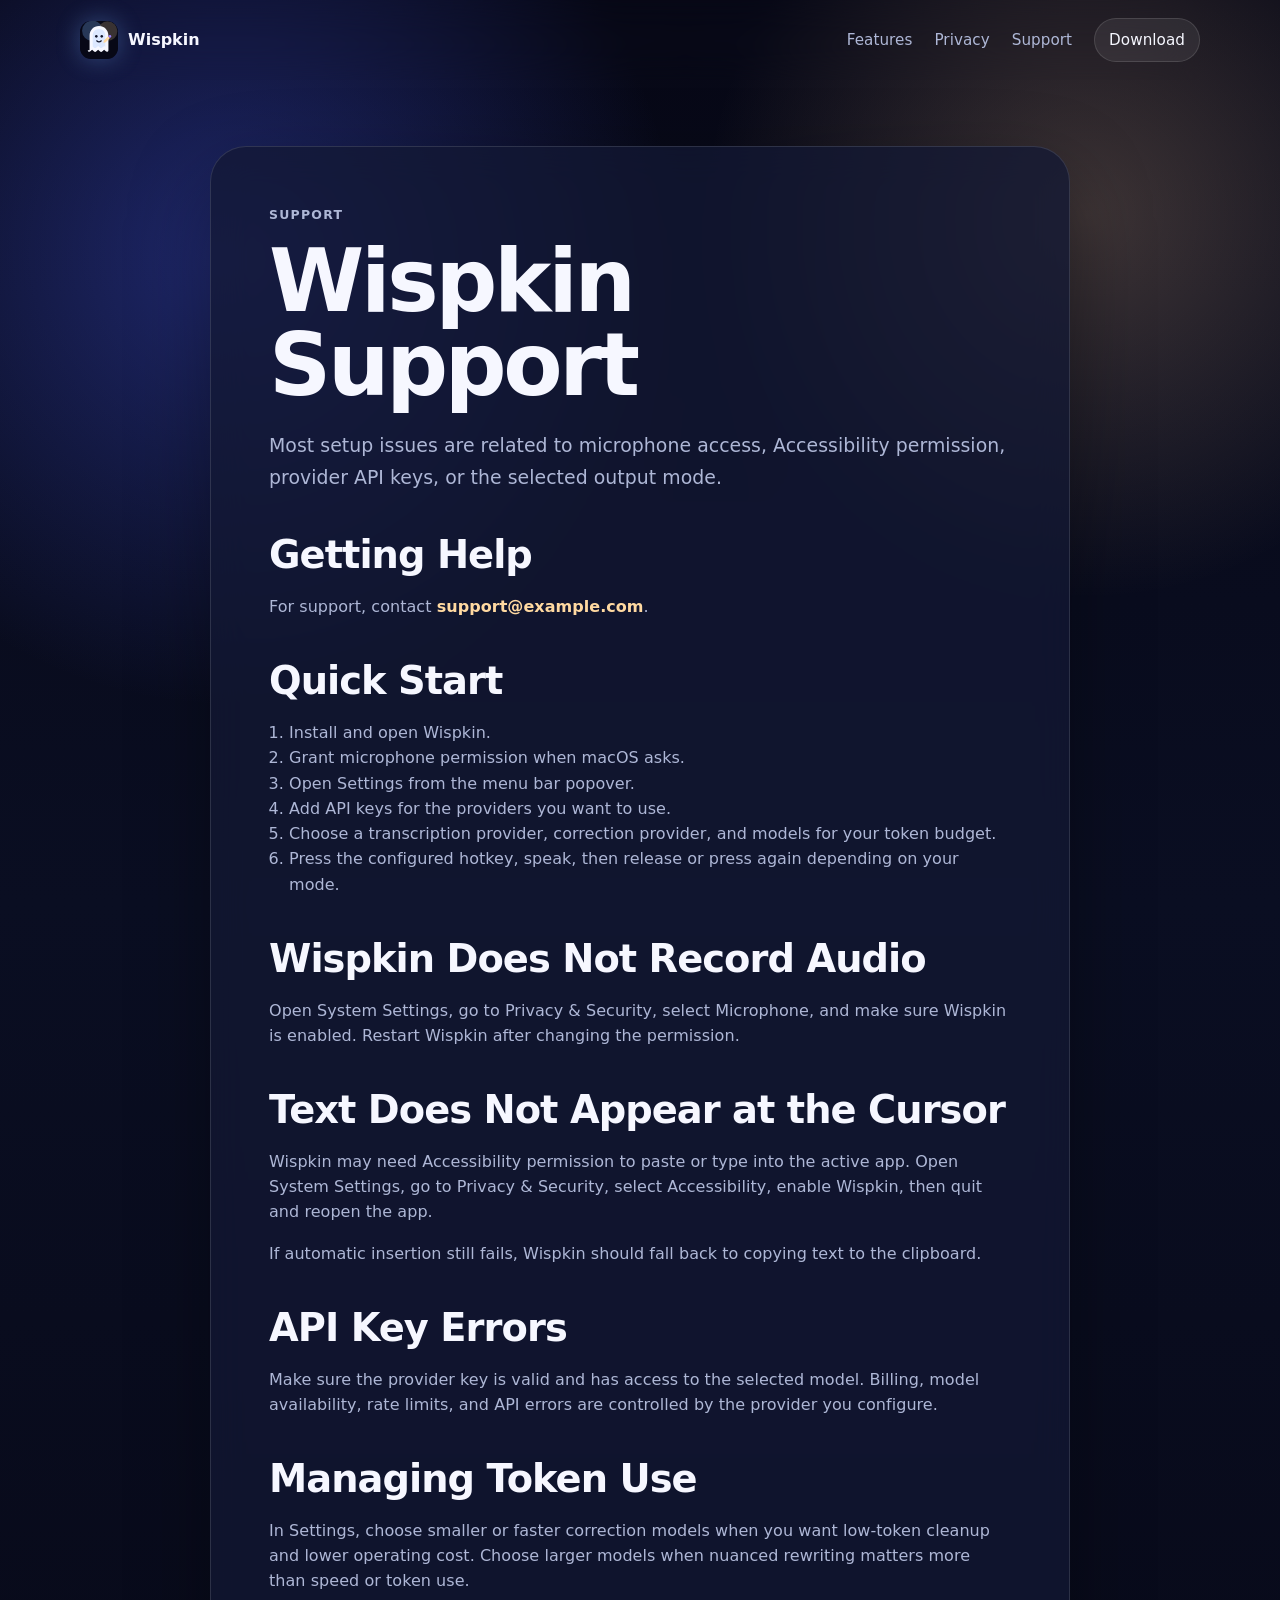
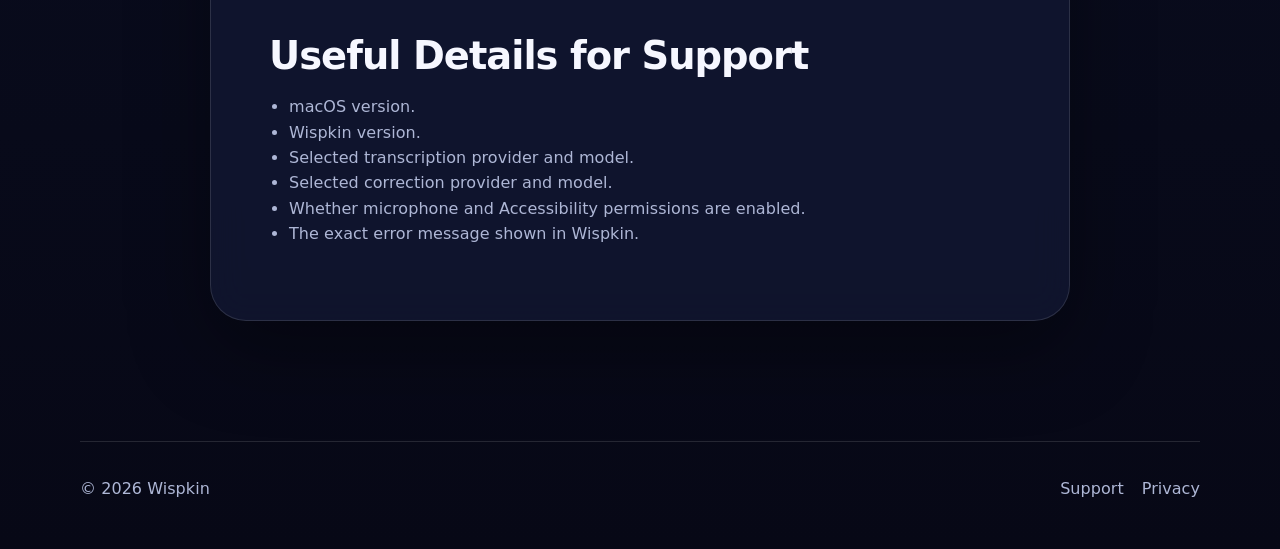
<file: docs/site/support.html>
<!doctype html>
<html lang="en">
  <head>
    <meta charset="utf-8" />
    <meta name="viewport" content="width=device-width, initial-scale=1" />
    <title>Support - Wispkin</title>
    <meta name="description" content="Support and troubleshooting for Wispkin." />
    <link rel="stylesheet" href="styles.css" />
  </head>
  <body>
    <header class="site-header">
      <a class="brand" href="index.html" aria-label="Wispkin home">
        <img src="assets/wispkin-logo.svg" alt="" />
        <span>Wispkin</span>
      </a>
      <nav aria-label="Primary navigation">
        <a href="index.html#features">Features</a>
        <a href="index.html#privacy">Privacy</a>
        <a href="support.html">Support</a>
        <a class="nav-cta" href="index.html#download">Download</a>
      </nav>
    </header>

    <main class="article-page">
      <p class="eyebrow">Support</p>
      <h1>Wispkin Support</h1>
      <p class="lede">
        Most setup issues are related to microphone access, Accessibility permission, provider API
        keys, or the selected output mode.
      </p>

      <h2>Getting Help</h2>
      <p>For support, contact <a href="mailto:support@example.com">support@example.com</a>.</p>

      <h2>Quick Start</h2>
      <ol>
        <li>Install and open Wispkin.</li>
        <li>Grant microphone permission when macOS asks.</li>
        <li>Open Settings from the menu bar popover.</li>
        <li>Add API keys for the providers you want to use.</li>
        <li>Choose a transcription provider, correction provider, and models for your token budget.</li>
        <li>Press the configured hotkey, speak, then release or press again depending on your mode.</li>
      </ol>

      <h2>Wispkin Does Not Record Audio</h2>
      <p>
        Open System Settings, go to Privacy & Security, select Microphone, and make sure Wispkin is
        enabled. Restart Wispkin after changing the permission.
      </p>

      <h2>Text Does Not Appear at the Cursor</h2>
      <p>
        Wispkin may need Accessibility permission to paste or type into the active app. Open System
        Settings, go to Privacy & Security, select Accessibility, enable Wispkin, then quit and
        reopen the app.
      </p>
      <p>If automatic insertion still fails, Wispkin should fall back to copying text to the clipboard.</p>

      <h2>API Key Errors</h2>
      <p>
        Make sure the provider key is valid and has access to the selected model. Billing, model
        availability, rate limits, and API errors are controlled by the provider you configure.
      </p>

      <h2>Managing Token Use</h2>
      <p>
        In Settings, choose smaller or faster correction models when you want low-token cleanup and
        lower operating cost. Choose larger models when nuanced rewriting matters more than speed or
        token use.
      </p>

      <h2>Useful Details for Support</h2>
      <ul>
        <li>macOS version.</li>
        <li>Wispkin version.</li>
        <li>Selected transcription provider and model.</li>
        <li>Selected correction provider and model.</li>
        <li>Whether microphone and Accessibility permissions are enabled.</li>
        <li>The exact error message shown in Wispkin.</li>
      </ul>
    </main>

    <footer class="site-footer">
      <span>© 2026 Wispkin</span>
      <div>
        <a href="support.html">Support</a>
        <a href="privacy.html">Privacy</a>
      </div>
    </footer>
  </body>
</html>
</file>
<file: styles.css>
:root {
  color-scheme: dark;
  --bg: #080b0f;
  --bg-soft: #0f151b;
  --card: rgba(21, 27, 34, 0.76);
  --text: #f3f5f4;
  --muted: #a8b3b0;
  --line: rgba(221, 232, 228, 0.12);
  --accent: #9fd8cf;
  --accent-strong: #d5f0eb;
  --accent-ink: #10211f;
  --shadow: 0 28px 70px rgba(0, 0, 0, 0.32);
  --font-sans: ui-sans-serif, system-ui, -apple-system, BlinkMacSystemFont, "Segoe UI", sans-serif;
  --font-display: ui-rounded, "SF Pro Rounded", "Avenir Next", var(--font-sans);
  --header-offset: 5.5rem;
}

* {
  box-sizing: border-box;
}

html {
  scroll-behavior: smooth;
}

#features,
#privacy {
  scroll-margin-top: var(--header-offset);
}

body {
  margin: 0;
  min-height: 100vh;
  color: var(--text);
  background:
    radial-gradient(circle at 20% 10%, rgba(159, 216, 207, 0.16), transparent 28rem),
    radial-gradient(circle at 82% 8%, rgba(148, 163, 184, 0.1), transparent 24rem),
    linear-gradient(180deg, var(--bg) 0%, var(--bg-soft) 44%, var(--bg) 100%);
  font-family: var(--font-sans);
  letter-spacing: 0.003em;
  line-height: 1.58;
}

a {
  color: inherit;
  text-decoration: none;
}

img {
  display: block;
  max-width: 100%;
}

.site-header {
  position: sticky;
  top: 0;
  z-index: 10;
  display: flex;
  align-items: center;
  justify-content: space-between;
  gap: 24px;
  width: min(1120px, calc(100% - 40px));
  margin: 0 auto;
  padding: 18px 0;
  backdrop-filter: blur(18px);
}

.brand,
.site-header nav,
.hero-actions,
.site-footer,
.site-footer div {
  display: flex;
  align-items: center;
}

.brand {
  gap: 10px;
  font-family: var(--font-display);
  font-weight: 760;
  letter-spacing: 0;
}

.brand img {
  width: 38px;
  height: 38px;
  border-radius: 11px;
  box-shadow: 0 0 22px rgba(159, 216, 207, 0.16);
}

.site-header nav {
  gap: 22px;
  color: var(--muted);
  font-size: 0.95rem;
}

.site-header nav a:hover,
.text-link:hover,
.site-footer a:hover {
  color: var(--text);
}

.nav-cta {
  color: var(--text) !important;
  padding: 9px 14px;
  border: 1px solid var(--line);
  border-radius: 999px;
  background: rgba(221, 232, 228, 0.07);
}

main {
  width: min(1120px, calc(100% - 40px));
  margin: 0 auto;
}

.hero {
  display: grid;
  grid-template-columns: minmax(0, 1.02fr) minmax(320px, 0.78fr);
  gap: 58px;
  align-items: center;
  min-height: 740px;
  padding: 70px 0 90px;
}

.eyebrow {
  margin: 0 0 14px;
  color: var(--accent);
  font-size: 0.78rem;
  font-weight: 800;
  letter-spacing: 0.1em;
  text-transform: uppercase;
}

h1,
h2,
h3,
p {
  margin-top: 0;
}

h1 {
  max-width: 780px;
  margin-bottom: 22px;
  font-family: var(--font-display);
  font-size: clamp(3.1rem, 7.4vw, 6.25rem);
  line-height: 0.98;
  letter-spacing: -0.038em;
}

h2 {
  margin-bottom: 18px;
  font-family: var(--font-display);
  font-size: clamp(2rem, 4.15vw, 3.85rem);
  line-height: 1.06;
  letter-spacing: -0.025em;
}

h3 {
  margin-bottom: 10px;
  font-size: 1.05rem;
  letter-spacing: -0.005em;
}

.hero-lede,
.split-copy p,
.article-page .lede {
  color: var(--muted);
  font-size: 1.18rem;
  line-height: 1.68;
}

.hero-lede {
  max-width: 680px;
  margin-bottom: 30px;
}

.hero-actions {
  flex-wrap: wrap;
  gap: 14px;
}

.button {
  display: inline-flex;
  align-items: center;
  justify-content: center;
  min-height: 48px;
  padding: 0 22px;
  border-radius: 999px;
  font-weight: 750;
  letter-spacing: -0.004em;
}

.button.primary {
  color: var(--accent-ink);
  background: linear-gradient(135deg, var(--accent-strong), var(--accent));
  box-shadow: 0 18px 42px rgba(159, 216, 207, 0.18);
}

.button.secondary {
  color: var(--text);
  border: 1px solid var(--line);
  background: rgba(221, 232, 228, 0.07);
}

.note {
  margin: 18px 0 0;
  color: var(--muted);
  font-size: 0.95rem;
}

.hero-card {
  position: relative;
  min-height: 590px;
  padding: 28px;
  overflow: hidden;
  border: 1px solid var(--line);
  border-radius: 42px;
  background:
    radial-gradient(circle at 50% 22%, rgba(159, 216, 207, 0.14), transparent 18rem),
    linear-gradient(180deg, rgba(221, 232, 228, 0.09), rgba(221, 232, 228, 0.03));
  box-shadow: var(--shadow);
}

.hero-card::before {
  position: absolute;
  inset: 18px;
  content: "";
  border: 1px solid rgba(221, 232, 228, 0.08);
  border-radius: 32px;
}

.orb-wrap {
  position: relative;
  z-index: 1;
  width: min(82%, 340px);
  margin: 10px auto 0;
  filter: drop-shadow(0 24px 54px rgba(0, 0, 0, 0.28));
}

.orb-wrap img {
  border-radius: 30%;
}

.prompt-card {
  position: relative;
  z-index: 1;
  width: 88%;
  padding: 18px;
  border: 1px solid var(--line);
  border-radius: 22px;
  background: rgba(8, 11, 15, 0.72);
  box-shadow: 0 18px 44px rgba(0, 0, 0, 0.24);
}

.prompt-card span {
  display: block;
  margin-bottom: 8px;
  color: var(--accent);
  font-size: 0.72rem;
  font-weight: 800;
  letter-spacing: 0.09em;
  text-transform: uppercase;
}

.prompt-card p {
  margin-bottom: 0;
  color: #dde8e4;
}

.prompt-card.raw {
  margin: 24px auto 0 0;
}

.prompt-card.clean {
  margin: 16px 0 0 auto;
  background: rgba(27, 35, 44, 0.84);
}

.trust-strip,
.feature-grid,
.steps {
  display: grid;
  gap: 16px;
}

.trust-strip {
  grid-template-columns: repeat(3, 1fr);
  margin-bottom: 120px;
}

.trust-strip div,
.feature-card,
.cta-panel,
.article-page,
.steps li,
.split-section {
  border: 1px solid var(--line);
  background: var(--card);
  box-shadow: var(--shadow);
  backdrop-filter: blur(18px);
}

.trust-strip div {
  padding: 20px;
  border-radius: 24px;
}

.trust-strip strong,
.trust-strip span {
  display: block;
}

.trust-strip strong {
  margin-bottom: 4px;
}

.trust-strip span,
.feature-card p,
.steps p,
.site-footer,
.article-page p,
.article-page li {
  color: var(--muted);
}

.section,
.workflow,
.split-section,
.cta-panel {
  margin-bottom: 120px;
}

.section-heading {
  max-width: 720px;
  margin-bottom: 32px;
}

.feature-grid {
  grid-template-columns: repeat(4, 1fr);
}

.feature-card {
  min-height: 270px;
  padding: 24px;
  border-radius: 28px;
}

.icon {
  display: inline-grid;
  place-items: center;
  width: 42px;
  height: 42px;
  margin-bottom: 38px;
  color: var(--accent);
  border: 1px solid var(--line);
  border-radius: 50%;
  background: rgba(221, 232, 228, 0.06);
  font-size: 0.78rem;
  font-weight: 800;
}

.split-section {
  display: grid;
  grid-template-columns: 0.86fr 1fr;
  gap: 48px;
  align-items: start;
  padding: 46px;
  border-radius: 36px;
  background:
    radial-gradient(circle at 15% 20%, rgba(159, 216, 207, 0.1), transparent 22rem),
    var(--card);
}

.text-link {
  color: var(--accent);
  font-weight: 750;
}

.steps {
  grid-template-columns: repeat(3, 1fr);
  padding: 0;
  list-style: none;
}

.steps li {
  display: flex;
  gap: 16px;
  min-height: 180px;
  padding: 24px;
  border-radius: 28px;
}

.steps li > span {
  display: inline-grid;
  flex: 0 0 auto;
  place-items: center;
  width: 34px;
  height: 34px;
  color: var(--accent-ink);
  border-radius: 50%;
  background: var(--accent);
  font-weight: 800;
}

.cta-panel {
  padding: 48px;
  border-radius: 36px;
  background:
    radial-gradient(circle at 85% 20%, rgba(159, 216, 207, 0.12), transparent 20rem),
    linear-gradient(135deg, rgba(27, 35, 44, 0.95), rgba(15, 21, 27, 0.92));
}

.cta-panel h2 {
  max-width: 780px;
}

.site-footer {
  justify-content: space-between;
  width: min(1120px, calc(100% - 40px));
  margin: 0 auto;
  padding: 34px 0 48px;
  border-top: 1px solid var(--line);
}

.site-footer div {
  gap: 18px;
}

.article-page {
  max-width: 860px;
  margin: 66px auto 120px;
  padding: clamp(28px, 6vw, 58px);
  border-radius: 36px;
}

.article-page h1 {
  font-size: clamp(2.8rem, 7vw, 5.4rem);
}

.article-page h2 {
  margin-top: 42px;
  font-size: clamp(1.6rem, 3vw, 2.4rem);
}

.article-page a {
  color: var(--accent);
  font-weight: 700;
}

.article-page ul,
.article-page ol {
  padding-left: 1.25rem;
}

@media (max-width: 900px) {
  .site-header {
    align-items: flex-start;
  }

  .site-header nav {
    flex-wrap: wrap;
    justify-content: flex-end;
    gap: 12px;
  }

  .hero,
  .split-section {
    grid-template-columns: 1fr;
  }

  .hero {
    min-height: auto;
    padding-top: 42px;
  }

  .trust-strip,
  .feature-grid,
  .steps {
    grid-template-columns: 1fr;
  }

  .feature-card,
  .steps li {
    min-height: auto;
  }
}

@media (max-width: 620px) {
  .site-header,
  main,
  .site-footer {
    width: min(100% - 28px, 1120px);
  }

  .site-header {
    position: static;
    flex-direction: column;
  }

  .site-header nav {
    justify-content: flex-start;
  }

  h1 {
    font-size: clamp(3rem, 18vw, 4.8rem);
  }

  .hero-card {
    min-height: auto;
    padding: 20px;
    border-radius: 30px;
  }

  .prompt-card {
    width: 100%;
  }

  .split-section,
  .cta-panel,
  .article-page {
    padding: 26px;
    border-radius: 28px;
  }

  .site-footer {
    align-items: flex-start;
    flex-direction: column;
    gap: 12px;
  }
}
</file>
<file: docs/site/styles.css>
:root {
  color-scheme: dark;
  --bg: #070816;
  --bg-soft: #10142b;
  --card: rgba(19, 24, 52, 0.76);
  --card-strong: rgba(27, 34, 74, 0.9);
  --text: #f6f7ff;
  --muted: #aeb7d6;
  --line: rgba(255, 255, 255, 0.12);
  --blue: #7ab5ff;
  --violet: #9a7cff;
  --gold: #ffd9a1;
  --shadow: 0 30px 80px rgba(0, 0, 0, 0.35);
  --font-sans: ui-sans-serif, system-ui, -apple-system, BlinkMacSystemFont, "Segoe UI", sans-serif;
  --font-display: ui-rounded, "SF Pro Rounded", "Avenir Next", var(--font-sans);
}

* {
  box-sizing: border-box;
}

html {
  scroll-behavior: smooth;
}

body {
  margin: 0;
  min-height: 100vh;
  color: var(--text);
  background:
    radial-gradient(circle at 18% 12%, rgba(72, 94, 255, 0.36), transparent 28rem),
    radial-gradient(circle at 85% 10%, rgba(255, 205, 157, 0.22), transparent 24rem),
    linear-gradient(180deg, #070816 0%, #0a0e22 42%, #070816 100%);
  font-family: var(--font-sans);
  letter-spacing: 0.003em;
  line-height: 1.58;
}

a {
  color: inherit;
  text-decoration: none;
}

img {
  display: block;
  max-width: 100%;
}

.site-header {
  position: sticky;
  top: 0;
  z-index: 10;
  display: flex;
  align-items: center;
  justify-content: space-between;
  gap: 24px;
  width: min(1120px, calc(100% - 40px));
  margin: 0 auto;
  padding: 18px 0;
  backdrop-filter: blur(18px);
}

.brand,
.site-header nav,
.hero-actions,
.site-footer,
.site-footer div {
  display: flex;
  align-items: center;
}

.brand {
  gap: 10px;
  font-family: var(--font-display);
  font-weight: 760;
  letter-spacing: 0;
}

.brand img {
  width: 38px;
  height: 38px;
  border-radius: 11px;
  box-shadow: 0 0 24px rgba(122, 181, 255, 0.32);
}

.site-header nav {
  gap: 22px;
  color: var(--muted);
  font-size: 0.95rem;
}

.site-header nav a:hover,
.text-link:hover,
.site-footer a:hover {
  color: var(--text);
}

.nav-cta {
  color: var(--text) !important;
  padding: 9px 14px;
  border: 1px solid var(--line);
  border-radius: 999px;
  background: rgba(255, 255, 255, 0.07);
}

main {
  width: min(1120px, calc(100% - 40px));
  margin: 0 auto;
}

.hero {
  display: grid;
  grid-template-columns: minmax(0, 1.02fr) minmax(320px, 0.78fr);
  gap: 58px;
  align-items: center;
  min-height: 740px;
  padding: 70px 0 90px;
}

.eyebrow {
  margin: 0 0 14px;
  color: var(--gold);
  font-size: 0.78rem;
  font-weight: 800;
  letter-spacing: 0.1em;
  text-transform: uppercase;
}

h1,
h2,
h3,
p {
  margin-top: 0;
}

h1 {
  max-width: 780px;
  margin-bottom: 22px;
  font-family: var(--font-display);
  font-size: clamp(3.1rem, 7.4vw, 6.25rem);
  line-height: 0.98;
  letter-spacing: -0.038em;
}

h2 {
  margin-bottom: 18px;
  font-family: var(--font-display);
  font-size: clamp(2rem, 4.15vw, 3.85rem);
  line-height: 1.06;
  letter-spacing: -0.025em;
}

h3 {
  margin-bottom: 10px;
  font-size: 1.05rem;
  letter-spacing: -0.005em;
}

.hero-lede,
.split-copy p,
.article-page .lede {
  color: var(--muted);
  font-size: 1.18rem;
  line-height: 1.68;
}

.hero-lede {
  max-width: 680px;
  margin-bottom: 30px;
}

.hero-actions {
  flex-wrap: wrap;
  gap: 14px;
}

.button {
  display: inline-flex;
  align-items: center;
  justify-content: center;
  min-height: 48px;
  padding: 0 22px;
  border-radius: 999px;
  font-weight: 750;
  letter-spacing: -0.004em;
}

.button.primary {
  color: #11142d;
  background: linear-gradient(135deg, #ffffff, #b9dcff 48%, #ffe1ad);
  box-shadow: 0 18px 44px rgba(122, 181, 255, 0.24);
}

.button.secondary {
  color: var(--text);
  border: 1px solid var(--line);
  background: rgba(255, 255, 255, 0.07);
}

.note {
  margin: 18px 0 0;
  color: var(--muted);
  font-size: 0.95rem;
}

.hero-card {
  position: relative;
  min-height: 590px;
  padding: 28px;
  overflow: hidden;
  border: 1px solid var(--line);
  border-radius: 42px;
  background:
    radial-gradient(circle at 50% 22%, rgba(122, 181, 255, 0.35), transparent 18rem),
    linear-gradient(180deg, rgba(255, 255, 255, 0.12), rgba(255, 255, 255, 0.04));
  box-shadow: var(--shadow);
}

.hero-card::before {
  position: absolute;
  inset: 18px;
  content: "";
  border: 1px solid rgba(255, 255, 255, 0.08);
  border-radius: 32px;
}

.orb-wrap {
  position: relative;
  z-index: 1;
  width: min(82%, 340px);
  margin: 10px auto 0;
  filter: drop-shadow(0 24px 54px rgba(104, 143, 255, 0.4));
}

.orb-wrap img {
  border-radius: 30%;
}

.prompt-card {
  position: relative;
  z-index: 1;
  width: 88%;
  padding: 18px;
  border: 1px solid var(--line);
  border-radius: 22px;
  background: rgba(7, 8, 22, 0.72);
  box-shadow: 0 18px 44px rgba(0, 0, 0, 0.24);
}

.prompt-card span {
  display: block;
  margin-bottom: 8px;
  color: var(--gold);
  font-size: 0.72rem;
  font-weight: 800;
  letter-spacing: 0.09em;
  text-transform: uppercase;
}

.prompt-card p {
  margin-bottom: 0;
  color: #dfe6ff;
}

.prompt-card.raw {
  margin: -6px auto 0 0;
}

.prompt-card.clean {
  margin: 16px 0 0 auto;
  background: rgba(24, 34, 77, 0.82);
}

.trust-strip,
.feature-grid,
.steps {
  display: grid;
  gap: 16px;
}

.trust-strip {
  grid-template-columns: repeat(3, 1fr);
  margin-bottom: 120px;
}

.trust-strip div,
.feature-card,
.cta-panel,
.article-page,
.steps li,
.split-section {
  border: 1px solid var(--line);
  background: var(--card);
  box-shadow: var(--shadow);
  backdrop-filter: blur(18px);
}

.trust-strip div {
  padding: 20px;
  border-radius: 24px;
}

.trust-strip strong,
.trust-strip span {
  display: block;
}

.trust-strip strong {
  margin-bottom: 4px;
}

.trust-strip span,
.feature-card p,
.steps p,
.site-footer,
.article-page p,
.article-page li {
  color: var(--muted);
}

.section,
.workflow,
.split-section,
.cta-panel {
  margin-bottom: 120px;
}

.section-heading {
  max-width: 720px;
  margin-bottom: 32px;
}

.feature-grid {
  grid-template-columns: repeat(4, 1fr);
}

.feature-card {
  min-height: 270px;
  padding: 24px;
  border-radius: 28px;
}

.icon {
  display: inline-grid;
  place-items: center;
  width: 42px;
  height: 42px;
  margin-bottom: 38px;
  color: var(--gold);
  border: 1px solid var(--line);
  border-radius: 50%;
  background: rgba(255, 255, 255, 0.06);
  font-size: 0.78rem;
  font-weight: 800;
}

.split-section {
  display: grid;
  grid-template-columns: 0.86fr 1fr;
  gap: 48px;
  align-items: start;
  padding: 46px;
  border-radius: 36px;
  background:
    radial-gradient(circle at 15% 20%, rgba(154, 124, 255, 0.24), transparent 22rem),
    var(--card);
}

.text-link {
  color: var(--gold);
  font-weight: 750;
}

.steps {
  grid-template-columns: repeat(3, 1fr);
  padding: 0;
  list-style: none;
}

.steps li {
  display: flex;
  gap: 16px;
  min-height: 180px;
  padding: 24px;
  border-radius: 28px;
}

.steps li > span {
  display: inline-grid;
  flex: 0 0 auto;
  place-items: center;
  width: 34px;
  height: 34px;
  color: #11142d;
  border-radius: 50%;
  background: var(--gold);
  font-weight: 800;
}

.cta-panel {
  padding: 48px;
  border-radius: 36px;
  background:
    radial-gradient(circle at 85% 20%, rgba(255, 217, 161, 0.26), transparent 20rem),
    linear-gradient(135deg, rgba(21, 29, 66, 0.95), rgba(14, 18, 42, 0.92));
}

.cta-panel h2 {
  max-width: 780px;
}

.site-footer {
  justify-content: space-between;
  width: min(1120px, calc(100% - 40px));
  margin: 0 auto;
  padding: 34px 0 48px;
  border-top: 1px solid var(--line);
}

.site-footer div {
  gap: 18px;
}

.article-page {
  max-width: 860px;
  margin: 66px auto 120px;
  padding: clamp(28px, 6vw, 58px);
  border-radius: 36px;
}

.article-page h1 {
  font-size: clamp(2.8rem, 7vw, 5.4rem);
}

.article-page h2 {
  margin-top: 42px;
  font-size: clamp(1.6rem, 3vw, 2.4rem);
}

.article-page a {
  color: var(--gold);
  font-weight: 700;
}

.article-page ul,
.article-page ol {
  padding-left: 1.25rem;
}

@media (max-width: 900px) {
  .site-header {
    align-items: flex-start;
  }

  .site-header nav {
    flex-wrap: wrap;
    justify-content: flex-end;
    gap: 12px;
  }

  .hero,
  .split-section {
    grid-template-columns: 1fr;
  }

  .hero {
    min-height: auto;
    padding-top: 42px;
  }

  .trust-strip,
  .feature-grid,
  .steps {
    grid-template-columns: 1fr;
  }

  .feature-card,
  .steps li {
    min-height: auto;
  }
}

@media (max-width: 620px) {
  .site-header,
  main,
  .site-footer {
    width: min(100% - 28px, 1120px);
  }

  .site-header {
    position: static;
    flex-direction: column;
  }

  .site-header nav {
    justify-content: flex-start;
  }

  h1 {
    font-size: clamp(3rem, 18vw, 4.8rem);
  }

  .hero-card {
    min-height: auto;
    padding: 20px;
    border-radius: 30px;
  }

  .prompt-card {
    width: 100%;
  }

  .split-section,
  .cta-panel,
  .article-page {
    padding: 26px;
    border-radius: 28px;
  }

  .site-footer {
    align-items: flex-start;
    flex-direction: column;
    gap: 12px;
  }
}
</file>
